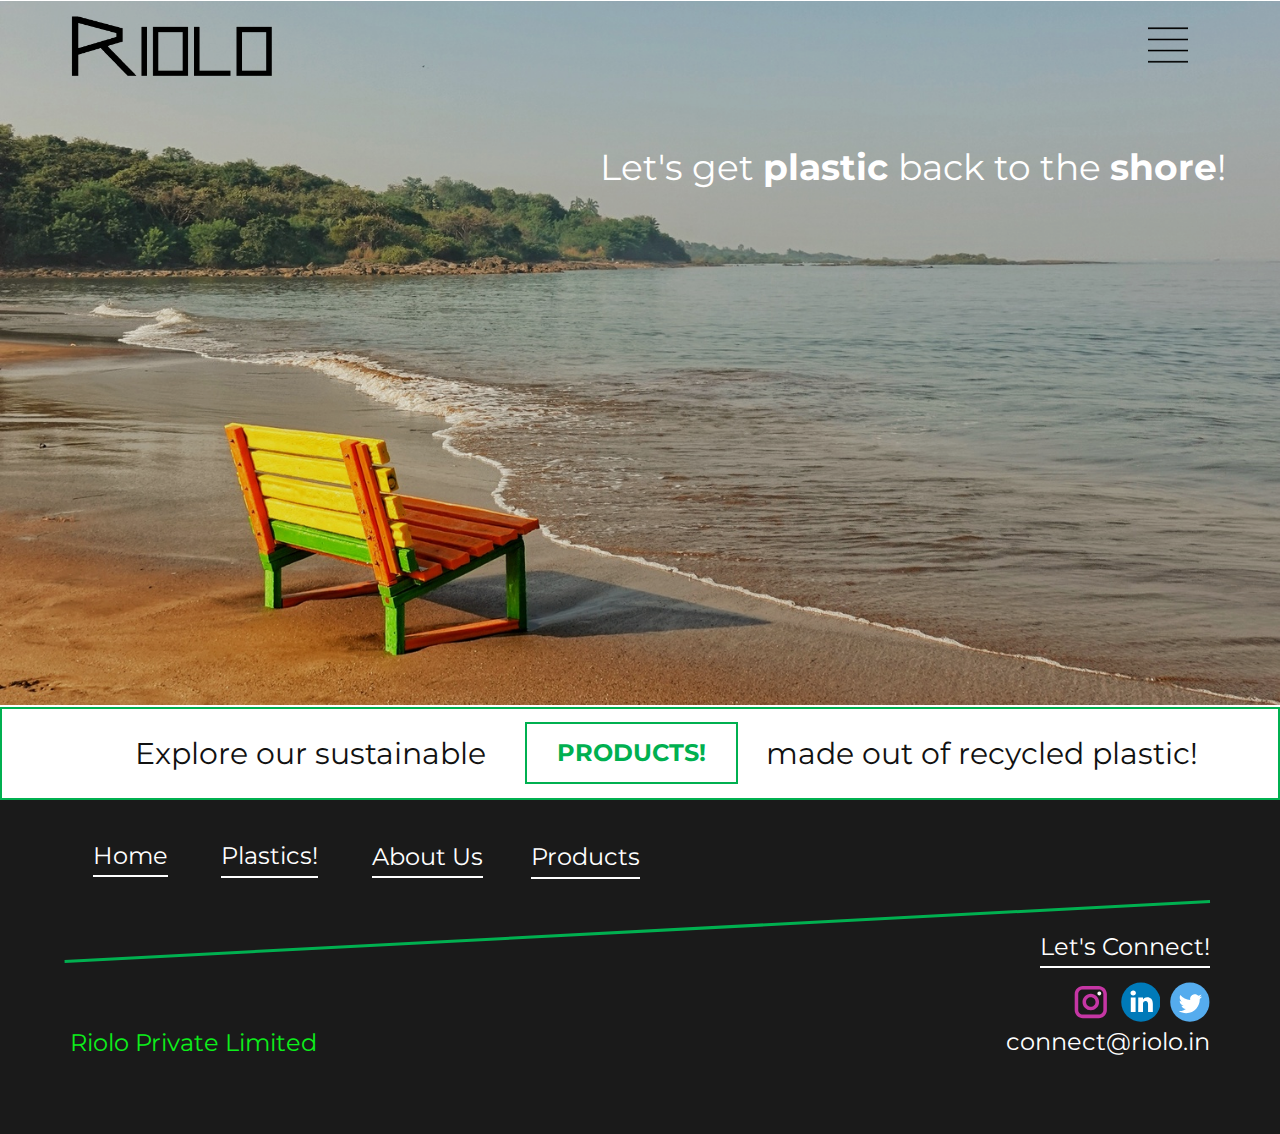
<file: index.html>
<!DOCTYPE html>
<html style="font-size: 16px;"><head>
    <meta name="viewport" content="width=device-width, initial-scale=1.0">
    <meta charset="utf-8">
    <meta name="keywords" content="Riolo, Recycling, Plastic Products, Plastic Recycling">
    <meta name="description" content="Fight Plastic Pollution by using recycled plastic products.">
    <meta name="page_type" content="np-template-header-footer-from-plugin">
    <title>Home</title>
    <link rel="stylesheet" href="nicepage.css" media="screen">
<link rel="stylesheet" href="Home.css" media="screen">
    <script class="u-script" type="text/javascript" src="jquery.js" defer=""></script>
    <script class="u-script" type="text/javascript" src="nicepage.js" defer=""></script>
    <meta name="generator" content="Nicepage 4.5.4, nicepage.com">
    <meta property="og:title" content="Riolo">
    <meta property="og:description" content="Fight Plastic Pollution by using recycled plastic products.">
    <meta property="og:image" content="images/Riolo.2.004.png">
    <meta property="og:url" content="example.com">
    <link id="u-theme-google-font" rel="stylesheet" href="https://fonts.googleapis.com/css?family=Roboto:100,100i,300,300i,400,400i,500,500i,700,700i,900,900i|Open+Sans:300,300i,400,400i,500,500i,600,600i,700,700i,800,800i">
    <link id="u-page-google-font" rel="stylesheet" href="https://fonts.googleapis.com/css?family=Montserrat:100,100i,200,200i,300,300i,400,400i,500,500i,600,600i,700,700i,800,800i,900,900i">
    
    
    
    <script type="application/ld+json">{
		"@context": "http://schema.org",
		"@type": "Organization",
		"name": "Riolo1",
		"sameAs": [
				"https://www.instagram.com/riolo.in/",
				"https://www.linkedin.com/company/riolo-private-limited/",
				"https://twitter.com/riolo_in"
		]
}</script>
    <meta name="theme-color" content="#478ac9">
    <meta name="twitter:site" content="@">
    <meta name="twitter:card" content="summary_large_image">
    <meta name="twitter:title" content="Home">
    <meta name="twitter:description" content="Riolo1">
    <meta property="og:type" content="website">
  </head>
  <body data-home-page="Home.html" data-home-page-title="Home" class="u-body u-overlap u-xl-mode"><header class="u-clearfix u-header" id="sec-fad6"><div class="u-clearfix u-sheet u-valign-middle-lg u-valign-middle-xl u-sheet-1">
        <img class="u-image u-image-default u-preserve-proportions u-image-1" src="images/Riolo.2.002.png" alt="" data-image-width="800" data-image-height="250" data-href="Home.html" data-page-id="89422434">
        <nav class="u-menu u-menu-one-level u-offcanvas u-menu-1" data-responsive-from="XL" data-submenu-level="with-reload">
          <div class="menu-collapse u-custom-font u-font-montserrat" style="font-size: 1.5rem; letter-spacing: 0px; font-weight: 700;">
            <a class="u-button-style u-custom-left-right-menu-spacing u-custom-padding-bottom u-custom-text-active-color u-custom-text-color u-custom-text-hover-color u-custom-top-bottom-menu-spacing u-file-icon u-nav-link u-text-active-palette-1-base u-text-black u-text-hover-palette-2-base u-file-icon-1" href="#">
              <img src="images/3.png" alt="">
            </a>
          </div>
          <div class="u-custom-menu u-nav-container">
            <ul class="u-custom-font u-font-montserrat u-nav u-unstyled u-nav-1"><li class="u-nav-item"><a class="u-button-style u-nav-link u-text-active-custom-color-7 u-text-black u-text-hover-palette-3-base" href="Home.html" style="padding: 14px 15px;">Home</a>
</li><li class="u-nav-item"><a class="u-button-style u-nav-link u-text-active-custom-color-7 u-text-black u-text-hover-palette-3-base" href="Products.html" style="padding: 14px 15px;">Products</a>
</li><li class="u-nav-item"><a class="u-button-style u-nav-link u-text-active-custom-color-7 u-text-black u-text-hover-palette-3-base" href="Recycling.html" style="padding: 14px 15px;">Recycling</a>
</li><li class="u-nav-item"><a class="u-button-style u-nav-link u-text-active-custom-color-7 u-text-black u-text-hover-palette-3-base" href="About-Us.html" style="padding: 14px 15px;">About Us</a>
</li><li class="u-nav-item"><a class="u-button-style u-nav-link u-text-active-custom-color-7 u-text-black u-text-hover-palette-3-base" href="Connect.html" style="padding: 14px 15px;">Connect</a>
</li></ul>
          </div>
          <div class="u-custom-menu u-nav-container-collapse">
            <div class="u-container-style u-inner-container-layout u-sidenav u-white">
              <div class="u-inner-container-layout u-sidenav-overflow">
                <div class="u-menu-close u-menu-close-1"></div>
                <ul class="u-align-center u-custom-font u-expanded-width-lg u-expanded-width-md u-expanded-width-sm u-expanded-width-xl u-font-montserrat u-nav u-popupmenu-items u-spacing-15 u-unstyled u-nav-2"><li class="u-nav-item"><a class="u-button-style u-nav-link" href="Home.html" style="padding: 14px 15px;">Home</a>
</li><li class="u-nav-item"><a class="u-button-style u-nav-link" href="Products.html" style="padding: 14px 15px;">Products</a>
</li><li class="u-nav-item"><a class="u-button-style u-nav-link" href="Recycling.html" style="padding: 14px 15px;">Recycling</a>
</li><li class="u-nav-item"><a class="u-button-style u-nav-link" href="About-Us.html" style="padding: 14px 15px;">About Us</a>
</li><li class="u-nav-item"><a class="u-button-style u-nav-link" href="Connect.html" style="padding: 14px 15px;">Connect</a>
</li></ul>
              </div>
            </div>
            <div class="u-menu-overlay u-opacity u-opacity-70 u-white"></div>
          </div>
        </nav>
      </div><style class="u-sticky-style" data-style-id="74d5">.u-sticky-fixed.u-sticky-74d5, .u-body.u-sticky-fixed .u-sticky-74d5 {
box-shadow: 5px 5px 20px 0 rgba(0,0,0,0.4) !important
}</style></header>
    <section class="u-clearfix u-valign-middle-xl u-white u-section-1" id="sec-5cd1">
      <img class="u-expanded-width u-image u-image-default u-image-1" src="images/DSC08374-02.jpeg" alt="" data-image-width="3648" data-image-height="3854">
      <h1 class="u-custom-font u-font-montserrat u-text u-text-body-alt-color u-text-1">Let's get <span style="font-weight: 700;">pl​astic </span>back ​to the&nbsp;<span style="font-weight: 700;">shore</span>!
      </h1>
    </section>
    <section class="u-border-2 u-border-custom-color-8 u-clearfix u-section-2" id="sec-4b1a">
      <div class="u-clearfix u-sheet u-valign-middle-xl u-sheet-1">
        <a href="Products.html" data-page-id="1815918445" class="u-border-2 u-border-custom-color-8 u-btn u-button-style u-custom-font u-font-montserrat u-hover-custom-color-8 u-none u-text-hover-white u-btn-1">Products!</a>
        <h1 class="u-align-center-xs u-custom-font u-font-montserrat u-text u-text-1">Explore our sustainable</h1>
        <h1 class="u-align-center-xs u-custom-font u-font-montserrat u-text u-text-2">made out of recycled plastic!</h1>
      </div>
    </section>
    
    
    <footer class="u-align-center u-clearfix u-footer u-grey-90 u-footer" id="sec-c434"><div class="u-align-left u-clearfix u-sheet u-sheet-1">
        <div class="u-border-3 u-border-custom-color-8 u-line u-line-horizontal u-line-1"></div>
        <a class="u-active-none u-border-2 u-border-active-palette-2-dark-1 u-border-hover-custom-color-8 u-border-white u-btn u-button-link u-button-style u-custom-font u-font-montserrat u-hover-none u-none u-text-body-alt-color u-text-hover-custom-color-8 u-btn-1" href="Home.html" data-page-id="89422434">Home</a>
        <a class="u-active-none u-border-2 u-border-active-palette-2-dark-1 u-border-hover-custom-color-8 u-border-white u-btn u-button-link u-button-style u-custom-font u-font-montserrat u-hover-none u-none u-text-body-alt-color u-text-hover-custom-color-8 u-btn-2" href="Recycling.html" data-page-id="94018648">Plastics!</a>
        <a class="u-active-none u-border-2 u-border-active-palette-2-dark-1 u-border-hover-custom-color-8 u-border-white u-btn u-button-link u-button-style u-custom-font u-font-montserrat u-hover-none u-none u-text-body-alt-color u-text-hover-custom-color-8 u-btn-3" href="About-Us.html" data-page-id="2452012580">About Us</a>
        <a class="u-active-none u-border-2 u-border-active-palette-2-dark-1 u-border-hover-custom-color-8 u-border-white u-btn u-button-link u-button-style u-custom-font u-font-montserrat u-hover-none u-none u-text-body-alt-color u-text-hover-custom-color-8 u-btn-4" href="Products.html" data-page-id="1815918445">Products</a>
        <a class="u-active-none u-border-2 u-border-active-palette-2-dark-1 u-border-hover-custom-color-8 u-border-white u-btn u-button-link u-button-style u-custom-font u-font-montserrat u-hover-none u-none u-text-body-alt-color u-text-hover-custom-color-8 u-btn-5" href="Connect.html" data-page-id="164526426">Let's Connect!</a>
        <div class="u-social-icons u-spacing-10 u-social-icons-1">
          <a class="u-social-url" title="instagram" target="_blank" href="https://www.instagram.com/riolo.in/"><span class="u-icon u-social-icon u-social-instagram u-icon-1"><svg class="u-svg-link" preserveAspectRatio="xMidYMin slice" viewBox="0 0 112 112" style=""><use xmlns:xlink="http://www.w3.org/1999/xlink" xlink:href="#svg-5925"></use></svg><svg class="u-svg-content" viewBox="0 0 112 112" x="0" y="0" id="svg-5925"><path fill="currentColor" d="M55.9,32.9c-12.8,0-23.2,10.4-23.2,23.2s10.4,23.2,23.2,23.2s23.2-10.4,23.2-23.2S68.7,32.9,55.9,32.9z
	 M55.9,69.4c-7.4,0-13.3-6-13.3-13.3c-0.1-7.4,6-13.3,13.3-13.3s13.3,6,13.3,13.3C69.3,63.5,63.3,69.4,55.9,69.4z"></path><path fill="#FFFFFF" d="M79.7,26.8c-3,0-5.4,2.5-5.4,5.4s2.5,5.4,5.4,5.4c3,0,5.4-2.5,5.4-5.4S82.7,26.8,79.7,26.8z"></path><path fill="currentColor" d="M78.2,11H33.5C21,11,10.8,21.3,10.8,33.7v44.7c0,12.6,10.2,22.8,22.7,22.8h44.7c12.6,0,22.7-10.2,22.7-22.7
	V33.7C100.8,21.1,90.6,11,78.2,11z M91,78.4c0,7.1-5.8,12.8-12.8,12.8H33.5c-7.1,0-12.8-5.8-12.8-12.8V33.7
	c0-7.1,5.8-12.8,12.8-12.8h44.7c7.1,0,12.8,5.8,12.8,12.8V78.4z"></path></svg></span>
          </a>
          <a class="u-social-url" target="_blank" data-type="LinkedIn" title="LinkedIn" href="https://www.linkedin.com/company/riolo-private-limited/"><span class="u-icon u-social-icon u-social-linkedin u-icon-2"><svg class="u-svg-link" preserveAspectRatio="xMidYMin slice" viewBox="0 0 112 112" style=""><use xmlns:xlink="http://www.w3.org/1999/xlink" xlink:href="#svg-f3de"></use></svg><svg class="u-svg-content" viewBox="0 0 112 112" x="0" y="0" id="svg-f3de"><circle fill="currentColor" cx="56.1" cy="56.1" r="55"></circle><path fill="#FFFFFF" d="M41.3,83.7H27.9V43.4h13.4V83.7z M34.6,37.9L34.6,37.9c-4.6,0-7.5-3.1-7.5-7c0-4,3-7,7.6-7s7.4,3,7.5,7
            C42.2,34.8,39.2,37.9,34.6,37.9z M89.6,83.7H76.2V62.2c0-5.4-1.9-9.1-6.8-9.1c-3.7,0-5.9,2.5-6.9,4.9c-0.4,0.9-0.4,2.1-0.4,3.3v22.5
            H48.7c0,0,0.2-36.5,0-40.3h13.4v5.7c1.8-2.7,5-6.7,12.1-6.7c8.8,0,15.4,5.8,15.4,18.1V83.7z"></path></svg></span>
          </a>
          <a class="u-social-url" target="_blank" data-type="Twitter" title="Twitter" href="https://twitter.com/riolo_in"><span class="u-icon u-social-icon u-social-twitter u-icon-3"><svg class="u-svg-link" preserveAspectRatio="xMidYMin slice" viewBox="0 0 112 112" style=""><use xmlns:xlink="http://www.w3.org/1999/xlink" xlink:href="#svg-0abb"></use></svg><svg class="u-svg-content" viewBox="0 0 112 112" x="0" y="0" id="svg-0abb"><circle fill="currentColor" class="st0" cx="56.1" cy="56.1" r="55"></circle><path fill="#FFFFFF" d="M83.8,47.3c0,0.6,0,1.2,0,1.7c0,17.7-13.5,38.2-38.2,38.2C38,87.2,31,85,25,81.2c1,0.1,2.1,0.2,3.2,0.2
            c6.3,0,12.1-2.1,16.7-5.7c-5.9-0.1-10.8-4-12.5-9.3c0.8,0.2,1.7,0.2,2.5,0.2c1.2,0,2.4-0.2,3.5-0.5c-6.1-1.2-10.8-6.7-10.8-13.1
            c0-0.1,0-0.1,0-0.2c1.8,1,3.9,1.6,6.1,1.7c-3.6-2.4-6-6.5-6-11.2c0-2.5,0.7-4.8,1.8-6.7c6.6,8.1,16.5,13.5,27.6,14
            c-0.2-1-0.3-2-0.3-3.1c0-7.4,6-13.4,13.4-13.4c3.9,0,7.3,1.6,9.8,4.2c3.1-0.6,5.9-1.7,8.5-3.3c-1,3.1-3.1,5.8-5.9,7.4
            c2.7-0.3,5.3-1,7.7-2.1C88.7,43,86.4,45.4,83.8,47.3z"></path></svg></span>
          </a>
        </div>
        <h3 class="u-custom-font u-font-montserrat u-text u-text-default u-text-1">
          <a class="u-border-none u-btn u-button-link u-button-style u-custom-font u-font-montserrat u-none u-text-body-alt-color u-text-hover-custom-color-8 u-btn-6" href="mailto:connect@riolo.in">connect@riolo.in</a>
        </h3>
        <h3 class="u-custom-font u-font-montserrat u-text u-text-custom-color-7 u-text-default u-text-2">Riolo Private Limited</h3>
      </div></footer>

</body></html>
</file>
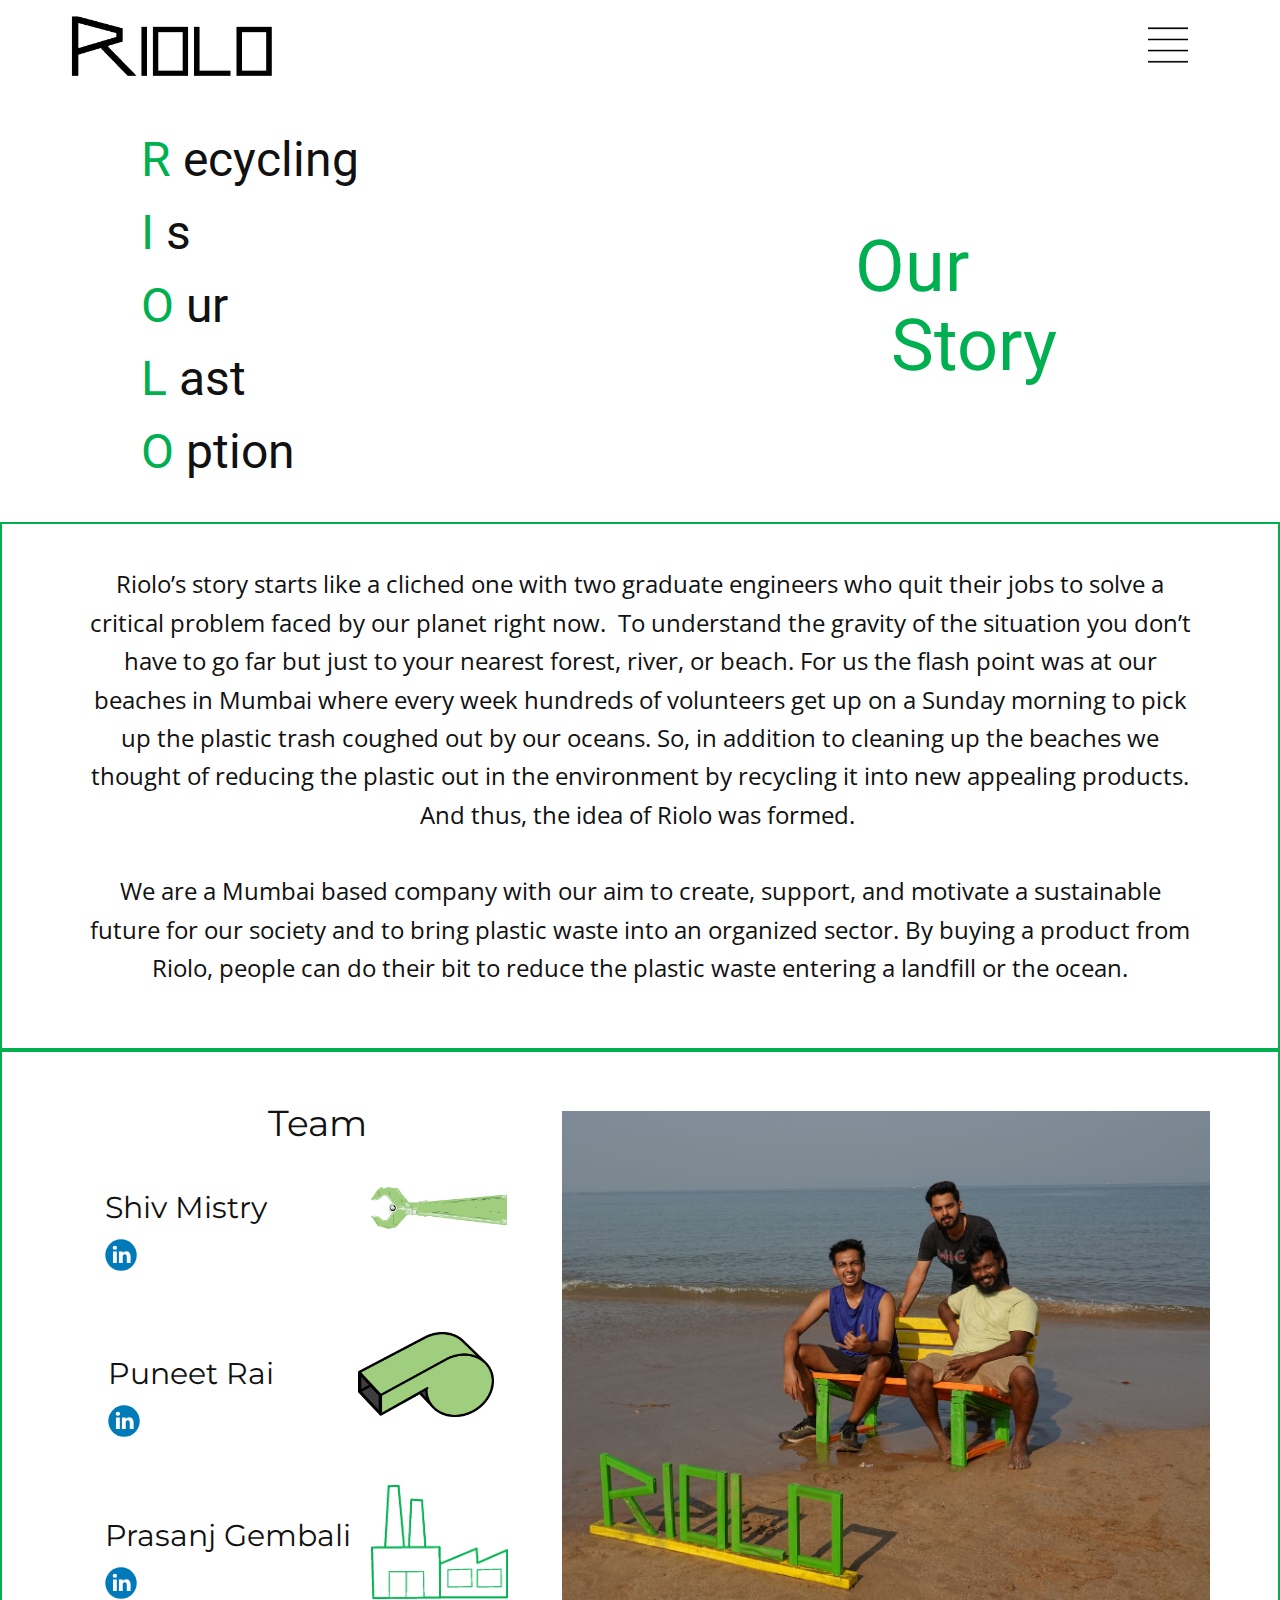
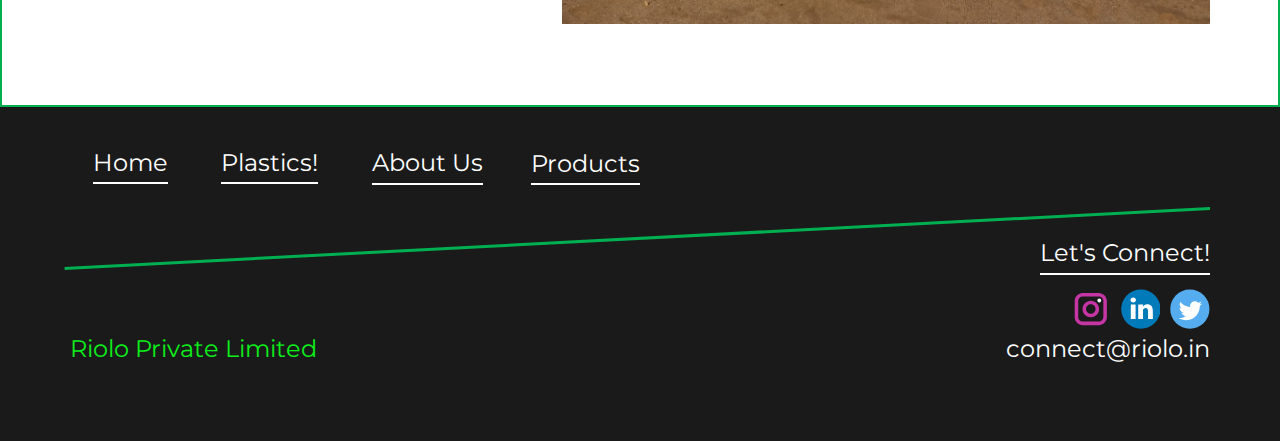
<file: About-Us.html>
<!DOCTYPE html>
<html style="font-size: 16px;">
  <head>
    <meta name="viewport" content="width=device-width, initial-scale=1.0">
    <meta charset="utf-8">
    <meta name="keywords" content="Riolo, Recycled Plastic Products, Recycling, Sustainable Products, Recycling">
    <meta name="description" content="Recycled plastic products">
    <meta name="page_type" content="np-template-header-footer-from-plugin">
    <title>About Us</title>
    <link rel="stylesheet" href="nicepage.css" media="screen">
<link rel="stylesheet" href="About-Us.css" media="screen">
    <script class="u-script" type="text/javascript" src="jquery.js" defer=""></script>
    <script class="u-script" type="text/javascript" src="nicepage.js" defer=""></script>
    <meta name="generator" content="Nicepage 4.5.4, nicepage.com">
    <link id="u-theme-google-font" rel="stylesheet" href="https://fonts.googleapis.com/css?family=Roboto:100,100i,300,300i,400,400i,500,500i,700,700i,900,900i|Open+Sans:300,300i,400,400i,500,500i,600,600i,700,700i,800,800i">
    <link id="u-page-google-font" rel="stylesheet" href="https://fonts.googleapis.com/css?family=Montserrat:100,100i,200,200i,300,300i,400,400i,500,500i,600,600i,700,700i,800,800i,900,900i">
    
    
    
    
    <script type="application/ld+json">{
		"@context": "http://schema.org",
		"@type": "Organization",
		"name": "Riolo1",
		"sameAs": [
				"https://www.instagram.com/riolo.in/",
				"https://www.linkedin.com/company/riolo-private-limited/",
				"https://twitter.com/riolo_in"
		]
}</script>
    <meta name="theme-color" content="#478ac9">
    <meta name="twitter:site" content="@">
    <meta name="twitter:card" content="summary_large_image">
    <meta name="twitter:title" content="About Us">
    <meta name="twitter:description" content="Riolo1">
    <meta property="og:title" content="About Us">
    <meta property="og:description" content="Recycled plastic products">
    <meta property="og:type" content="website">
  </head>
  <body class="u-body u-xl-mode"><header class="u-clearfix u-header" id="sec-fad6"><div class="u-clearfix u-sheet u-valign-middle-lg u-valign-middle-xl u-sheet-1">
        <img class="u-image u-image-default u-preserve-proportions u-image-1" src="images/Riolo.2.002.png" alt="" data-image-width="800" data-image-height="250" data-href="Home.html" data-page-id="89422434">
        <nav class="u-menu u-menu-one-level u-offcanvas u-menu-1" data-responsive-from="XL" data-submenu-level="with-reload">
          <div class="menu-collapse u-custom-font u-font-montserrat" style="font-size: 1.5rem; letter-spacing: 0px; font-weight: 700;">
            <a class="u-button-style u-custom-left-right-menu-spacing u-custom-padding-bottom u-custom-text-active-color u-custom-text-color u-custom-text-hover-color u-custom-top-bottom-menu-spacing u-file-icon u-nav-link u-text-active-palette-1-base u-text-black u-text-hover-palette-2-base u-file-icon-1" href="#">
              <img src="images/3.png" alt="">
            </a>
          </div>
          <div class="u-custom-menu u-nav-container">
            <ul class="u-custom-font u-font-montserrat u-nav u-unstyled u-nav-1"><li class="u-nav-item"><a class="u-button-style u-nav-link u-text-active-custom-color-7 u-text-black u-text-hover-palette-3-base" href="Home.html" style="padding: 14px 15px;">Home</a>
</li><li class="u-nav-item"><a class="u-button-style u-nav-link u-text-active-custom-color-7 u-text-black u-text-hover-palette-3-base" href="Products.html" style="padding: 14px 15px;">Products</a>
</li><li class="u-nav-item"><a class="u-button-style u-nav-link u-text-active-custom-color-7 u-text-black u-text-hover-palette-3-base" href="Recycling.html" style="padding: 14px 15px;">Recycling</a>
</li><li class="u-nav-item"><a class="u-button-style u-nav-link u-text-active-custom-color-7 u-text-black u-text-hover-palette-3-base" href="About-Us.html" style="padding: 14px 15px;">About Us</a>
</li><li class="u-nav-item"><a class="u-button-style u-nav-link u-text-active-custom-color-7 u-text-black u-text-hover-palette-3-base" href="Connect.html" style="padding: 14px 15px;">Connect</a>
</li></ul>
          </div>
          <div class="u-custom-menu u-nav-container-collapse">
            <div class="u-container-style u-inner-container-layout u-sidenav u-white">
              <div class="u-inner-container-layout u-sidenav-overflow">
                <div class="u-menu-close u-menu-close-1"></div>
                <ul class="u-align-center u-custom-font u-expanded-width-lg u-expanded-width-md u-expanded-width-sm u-expanded-width-xl u-font-montserrat u-nav u-popupmenu-items u-spacing-15 u-unstyled u-nav-2"><li class="u-nav-item"><a class="u-button-style u-nav-link" href="Home.html" style="padding: 14px 15px;">Home</a>
</li><li class="u-nav-item"><a class="u-button-style u-nav-link" href="Products.html" style="padding: 14px 15px;">Products</a>
</li><li class="u-nav-item"><a class="u-button-style u-nav-link" href="Recycling.html" style="padding: 14px 15px;">Recycling</a>
</li><li class="u-nav-item"><a class="u-button-style u-nav-link" href="About-Us.html" style="padding: 14px 15px;">About Us</a>
</li><li class="u-nav-item"><a class="u-button-style u-nav-link" href="Connect.html" style="padding: 14px 15px;">Connect</a>
</li></ul>
              </div>
            </div>
            <div class="u-menu-overlay u-opacity u-opacity-70 u-white"></div>
          </div>
        </nav>
      </div><style class="u-sticky-style" data-style-id="74d5">.u-sticky-fixed.u-sticky-74d5, .u-body.u-sticky-fixed .u-sticky-74d5 {
box-shadow: 5px 5px 20px 0 rgba(0,0,0,0.4) !important
}</style></header>
    <section class="u-clearfix u-section-1" id="sec-f20d">
      <div class="u-clearfix u-sheet u-sheet-1">
        <h1 class="u-text u-text-default u-text-1">
          <span class="u-text-custom-color-8">R</span> ecycling
        </h1>
        <h1 class="u-text u-text-2">
          <span class="u-text-custom-color-8">I</span> s
        </h1>
        <h1 class="u-align-center-xs u-text u-text-custom-color-8 u-text-3">Our<br>&nbsp; Story
        </h1>
        <h1 class="u-text u-text-4">
          <span class="u-text-custom-color-8">O</span> ur
        </h1>
        <h1 class="u-text u-text-5">
          <span class="u-text-custom-color-8">L</span> ast
        </h1>
        <h1 class="u-text u-text-6">
          <span class="u-text-custom-color-8">O</span> ption
        </h1>
      </div>
    </section>
    <section class="u-border-2 u-border-custom-color-8 u-clearfix u-section-2" id="sec-a932">
      <div class="u-clearfix u-sheet u-sheet-1">
        <p class="u-align-center u-text u-text-1"> Riolo’s story starts like a cliched one with two graduate engineers who quit their jobs to solve a critical problem faced by our planet right now.&nbsp; To understand the gravity of the situation you don’t have to go far but just to your nearest forest, river, or beach. For us the flash point was at our beaches in Mumbai where every week hundreds of volunteers get up on a Sunday morning to pick up the plastic trash coughed out by our oceans. So, in addition to cleaning up the beaches we thought of reducing the plastic out in the environment by recycling it into new appealing products. And thus, the idea of Riolo was formed.&nbsp;<br>
          <br>We are a Mumbai based company with our aim to create, support, and motivate a sustainable future for our society and to bring plastic waste into an organized sector. By buying a product from Riolo, people can do their bit to reduce the plastic waste entering a landfill or the ocean.
        </p>
      </div>
    </section>
    <section class="u-border-2 u-border-custom-color-8 u-clearfix u-section-3" id="sec-0149">
      <div class="u-clearfix u-sheet u-sheet-1">
        <h4 class="u-custom-font u-font-montserrat u-text u-text-default u-text-1">Team</h4>
        <img class="u-image u-image-default u-image-1" src="images/DSC08408.JPG" alt="" data-image-width="1600" data-image-height="1067">
        <img class="u-image u-image-default u-preserve-proportions u-image-2" src="images/manfg.png" alt="" data-image-width="960" data-image-height="480">
        <h3 class="u-custom-font u-font-montserrat u-text u-text-default u-text-2">Shiv Mistry</h3>
        <div class="u-social-icons u-spacing-10 u-social-icons-1">
          <a class="u-social-url" target="_blank" data-type="LinkedIn" title="LinkedIn" href="linkedin.com/in/shivmistry97"><span class="u-icon u-social-icon u-social-linkedin u-icon-1"><svg class="u-svg-link" preserveAspectRatio="xMidYMin slice" viewBox="0 0 112 112" style=""><use xmlns:xlink="http://www.w3.org/1999/xlink" xlink:href="#svg-d11b"></use></svg><svg class="u-svg-content" viewBox="0 0 112 112" x="0" y="0" id="svg-d11b"><circle fill="currentColor" cx="56.1" cy="56.1" r="55"></circle><path fill="#FFFFFF" d="M41.3,83.7H27.9V43.4h13.4V83.7z M34.6,37.9L34.6,37.9c-4.6,0-7.5-3.1-7.5-7c0-4,3-7,7.6-7s7.4,3,7.5,7
            C42.2,34.8,39.2,37.9,34.6,37.9z M89.6,83.7H76.2V62.2c0-5.4-1.9-9.1-6.8-9.1c-3.7,0-5.9,2.5-6.9,4.9c-0.4,0.9-0.4,2.1-0.4,3.3v22.5
            H48.7c0,0,0.2-36.5,0-40.3h13.4v5.7c1.8-2.7,5-6.7,12.1-6.7c8.8,0,15.4,5.8,15.4,18.1V83.7z"></path></svg></span>
          </a>
        </div>
        <img class="u-image u-image-default u-preserve-proportions u-image-3" src="images/operations.png" alt="" data-image-width="960" data-image-height="601">
        <h3 class="u-custom-font u-font-montserrat u-text u-text-default u-text-3">Puneet Rai</h3>
        <div class="u-social-icons u-spacing-10 u-social-icons-2">
          <a class="u-social-url" target="_blank" data-type="LinkedIn" title="LinkedIn" href="linkedin.com/in/puneet-rai-033916171"><span class="u-icon u-social-icon u-social-linkedin u-icon-2"><svg class="u-svg-link" preserveAspectRatio="xMidYMin slice" viewBox="0 0 112 112" style=""><use xmlns:xlink="http://www.w3.org/1999/xlink" xlink:href="#svg-9188"></use></svg><svg class="u-svg-content" viewBox="0 0 112 112" x="0" y="0" id="svg-9188"><circle fill="currentColor" cx="56.1" cy="56.1" r="55"></circle><path fill="#FFFFFF" d="M41.3,83.7H27.9V43.4h13.4V83.7z M34.6,37.9L34.6,37.9c-4.6,0-7.5-3.1-7.5-7c0-4,3-7,7.6-7s7.4,3,7.5,7
            C42.2,34.8,39.2,37.9,34.6,37.9z M89.6,83.7H76.2V62.2c0-5.4-1.9-9.1-6.8-9.1c-3.7,0-5.9,2.5-6.9,4.9c-0.4,0.9-0.4,2.1-0.4,3.3v22.5
            H48.7c0,0,0.2-36.5,0-40.3h13.4v5.7c1.8-2.7,5-6.7,12.1-6.7c8.8,0,15.4,5.8,15.4,18.1V83.7z"></path></svg></span>
          </a>
        </div>
        <img class="u-image u-image-default u-preserve-proportions u-image-4" src="images/Factory.t.png" alt="" data-image-width="586" data-image-height="488">
        <h3 class="u-custom-font u-font-montserrat u-text u-text-default u-text-4">Prasanj Gembali</h3>
        <div class="u-social-icons u-spacing-10 u-social-icons-3">
          <a class="u-social-url" target="_blank" data-type="LinkedIn" title="LinkedIn" href="linkedin.com/in/prasanj-gembali-812619166"><span class="u-icon u-social-icon u-social-linkedin u-icon-3"><svg class="u-svg-link" preserveAspectRatio="xMidYMin slice" viewBox="0 0 112 112" style=""><use xmlns:xlink="http://www.w3.org/1999/xlink" xlink:href="#svg-12ba"></use></svg><svg class="u-svg-content" viewBox="0 0 112 112" x="0" y="0" id="svg-12ba"><circle fill="currentColor" cx="56.1" cy="56.1" r="55"></circle><path fill="#FFFFFF" d="M41.3,83.7H27.9V43.4h13.4V83.7z M34.6,37.9L34.6,37.9c-4.6,0-7.5-3.1-7.5-7c0-4,3-7,7.6-7s7.4,3,7.5,7
            C42.2,34.8,39.2,37.9,34.6,37.9z M89.6,83.7H76.2V62.2c0-5.4-1.9-9.1-6.8-9.1c-3.7,0-5.9,2.5-6.9,4.9c-0.4,0.9-0.4,2.1-0.4,3.3v22.5
            H48.7c0,0,0.2-36.5,0-40.3h13.4v5.7c1.8-2.7,5-6.7,12.1-6.7c8.8,0,15.4,5.8,15.4,18.1V83.7z"></path></svg></span>
          </a>
        </div>
      </div>
    </section>
    
    
    <footer class="u-align-center u-clearfix u-footer u-grey-90 u-footer" id="sec-c434"><div class="u-align-left u-clearfix u-sheet u-sheet-1">
        <div class="u-border-3 u-border-custom-color-8 u-line u-line-horizontal u-line-1"></div>
        <a class="u-active-none u-border-2 u-border-active-palette-2-dark-1 u-border-hover-custom-color-8 u-border-white u-btn u-button-link u-button-style u-custom-font u-font-montserrat u-hover-none u-none u-text-body-alt-color u-text-hover-custom-color-8 u-btn-1" href="Home.html" data-page-id="89422434">Home</a>
        <a class="u-active-none u-border-2 u-border-active-palette-2-dark-1 u-border-hover-custom-color-8 u-border-white u-btn u-button-link u-button-style u-custom-font u-font-montserrat u-hover-none u-none u-text-body-alt-color u-text-hover-custom-color-8 u-btn-2" href="Recycling.html" data-page-id="94018648">Plastics!</a>
        <a class="u-active-none u-border-2 u-border-active-palette-2-dark-1 u-border-hover-custom-color-8 u-border-white u-btn u-button-link u-button-style u-custom-font u-font-montserrat u-hover-none u-none u-text-body-alt-color u-text-hover-custom-color-8 u-btn-3" href="About-Us.html" data-page-id="2452012580">About Us</a>
        <a class="u-active-none u-border-2 u-border-active-palette-2-dark-1 u-border-hover-custom-color-8 u-border-white u-btn u-button-link u-button-style u-custom-font u-font-montserrat u-hover-none u-none u-text-body-alt-color u-text-hover-custom-color-8 u-btn-4" href="Products.html" data-page-id="1815918445">Products</a>
        <a class="u-active-none u-border-2 u-border-active-palette-2-dark-1 u-border-hover-custom-color-8 u-border-white u-btn u-button-link u-button-style u-custom-font u-font-montserrat u-hover-none u-none u-text-body-alt-color u-text-hover-custom-color-8 u-btn-5" href="Connect.html" data-page-id="164526426">Let's Connect!</a>
        <div class="u-social-icons u-spacing-10 u-social-icons-1">
          <a class="u-social-url" title="instagram" target="_blank" href="https://www.instagram.com/riolo.in/"><span class="u-icon u-social-icon u-social-instagram u-icon-1"><svg class="u-svg-link" preserveAspectRatio="xMidYMin slice" viewBox="0 0 112 112" style=""><use xmlns:xlink="http://www.w3.org/1999/xlink" xlink:href="#svg-5925"></use></svg><svg class="u-svg-content" viewBox="0 0 112 112" x="0" y="0" id="svg-5925"><path fill="currentColor" d="M55.9,32.9c-12.8,0-23.2,10.4-23.2,23.2s10.4,23.2,23.2,23.2s23.2-10.4,23.2-23.2S68.7,32.9,55.9,32.9z
	 M55.9,69.4c-7.4,0-13.3-6-13.3-13.3c-0.1-7.4,6-13.3,13.3-13.3s13.3,6,13.3,13.3C69.3,63.5,63.3,69.4,55.9,69.4z"></path><path fill="#FFFFFF" d="M79.7,26.8c-3,0-5.4,2.5-5.4,5.4s2.5,5.4,5.4,5.4c3,0,5.4-2.5,5.4-5.4S82.7,26.8,79.7,26.8z"></path><path fill="currentColor" d="M78.2,11H33.5C21,11,10.8,21.3,10.8,33.7v44.7c0,12.6,10.2,22.8,22.7,22.8h44.7c12.6,0,22.7-10.2,22.7-22.7
	V33.7C100.8,21.1,90.6,11,78.2,11z M91,78.4c0,7.1-5.8,12.8-12.8,12.8H33.5c-7.1,0-12.8-5.8-12.8-12.8V33.7
	c0-7.1,5.8-12.8,12.8-12.8h44.7c7.1,0,12.8,5.8,12.8,12.8V78.4z"></path></svg></span>
          </a>
          <a class="u-social-url" target="_blank" data-type="LinkedIn" title="LinkedIn" href="https://www.linkedin.com/company/riolo-private-limited/"><span class="u-icon u-social-icon u-social-linkedin u-icon-2"><svg class="u-svg-link" preserveAspectRatio="xMidYMin slice" viewBox="0 0 112 112" style=""><use xmlns:xlink="http://www.w3.org/1999/xlink" xlink:href="#svg-f3de"></use></svg><svg class="u-svg-content" viewBox="0 0 112 112" x="0" y="0" id="svg-f3de"><circle fill="currentColor" cx="56.1" cy="56.1" r="55"></circle><path fill="#FFFFFF" d="M41.3,83.7H27.9V43.4h13.4V83.7z M34.6,37.9L34.6,37.9c-4.6,0-7.5-3.1-7.5-7c0-4,3-7,7.6-7s7.4,3,7.5,7
            C42.2,34.8,39.2,37.9,34.6,37.9z M89.6,83.7H76.2V62.2c0-5.4-1.9-9.1-6.8-9.1c-3.7,0-5.9,2.5-6.9,4.9c-0.4,0.9-0.4,2.1-0.4,3.3v22.5
            H48.7c0,0,0.2-36.5,0-40.3h13.4v5.7c1.8-2.7,5-6.7,12.1-6.7c8.8,0,15.4,5.8,15.4,18.1V83.7z"></path></svg></span>
          </a>
          <a class="u-social-url" target="_blank" data-type="Twitter" title="Twitter" href="https://twitter.com/riolo_in"><span class="u-icon u-social-icon u-social-twitter u-icon-3"><svg class="u-svg-link" preserveAspectRatio="xMidYMin slice" viewBox="0 0 112 112" style=""><use xmlns:xlink="http://www.w3.org/1999/xlink" xlink:href="#svg-0abb"></use></svg><svg class="u-svg-content" viewBox="0 0 112 112" x="0" y="0" id="svg-0abb"><circle fill="currentColor" class="st0" cx="56.1" cy="56.1" r="55"></circle><path fill="#FFFFFF" d="M83.8,47.3c0,0.6,0,1.2,0,1.7c0,17.7-13.5,38.2-38.2,38.2C38,87.2,31,85,25,81.2c1,0.1,2.1,0.2,3.2,0.2
            c6.3,0,12.1-2.1,16.7-5.7c-5.9-0.1-10.8-4-12.5-9.3c0.8,0.2,1.7,0.2,2.5,0.2c1.2,0,2.4-0.2,3.5-0.5c-6.1-1.2-10.8-6.7-10.8-13.1
            c0-0.1,0-0.1,0-0.2c1.8,1,3.9,1.6,6.1,1.7c-3.6-2.4-6-6.5-6-11.2c0-2.5,0.7-4.8,1.8-6.7c6.6,8.1,16.5,13.5,27.6,14
            c-0.2-1-0.3-2-0.3-3.1c0-7.4,6-13.4,13.4-13.4c3.9,0,7.3,1.6,9.8,4.2c3.1-0.6,5.9-1.7,8.5-3.3c-1,3.1-3.1,5.8-5.9,7.4
            c2.7-0.3,5.3-1,7.7-2.1C88.7,43,86.4,45.4,83.8,47.3z"></path></svg></span>
          </a>
        </div>
        <h3 class="u-custom-font u-font-montserrat u-text u-text-default u-text-1">
          <a class="u-border-none u-btn u-button-link u-button-style u-custom-font u-font-montserrat u-none u-text-body-alt-color u-text-hover-custom-color-8 u-btn-6" href="mailto:connect@riolo.in">connect@riolo.in</a>
        </h3>
        <h3 class="u-custom-font u-font-montserrat u-text u-text-custom-color-7 u-text-default u-text-2">Riolo Private Limited</h3>
      </div></footer>

    </section>
  </body>
</html>
</file>
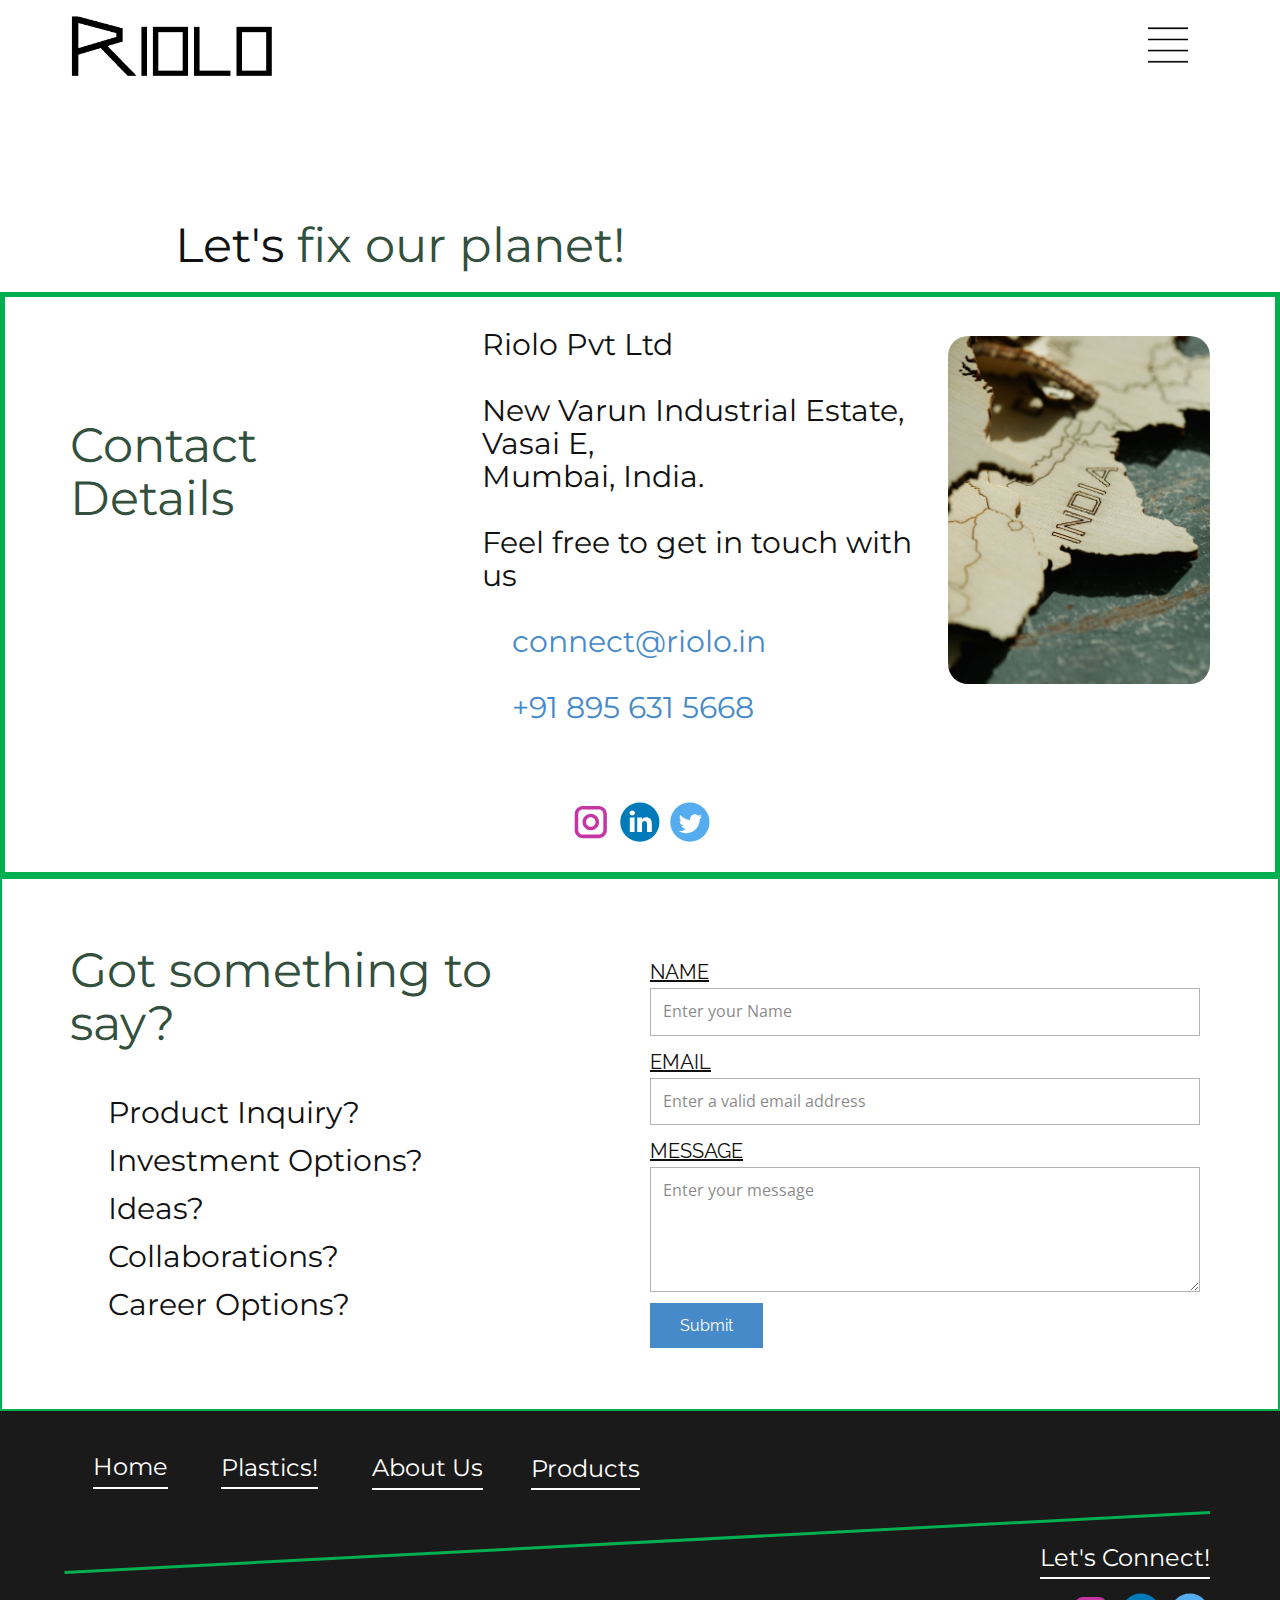
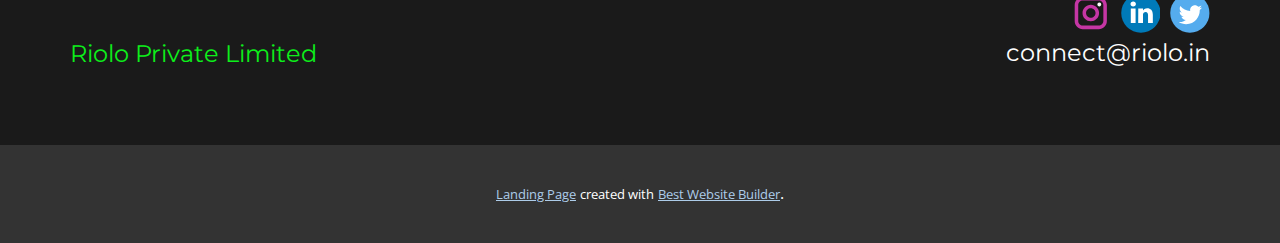
<file: Connect.html>
<!DOCTYPE html>
<html style="font-size: 16px;"><head>
    <meta name="viewport" content="width=device-width, initial-scale=1.0">
    <meta charset="utf-8">
    <meta name="keywords" content="Riolo">
    <meta name="description" content="Contact Details">
    <meta name="page_type" content="np-template-header-footer-from-plugin">
    <title>Connect</title>
    <link rel="stylesheet" href="nicepage.css" media="screen">
<link rel="stylesheet" href="Connect.css" media="screen">
    <script class="u-script" type="text/javascript" src="jquery.js" defer=""></script>
    <script class="u-script" type="text/javascript" src="nicepage.js" defer=""></script>
    <meta name="generator" content="Nicepage 4.5.4, nicepage.com">
    <meta property="og:title" content="Connect">
    <meta property="og:description" content="Contact Details">
    <meta property="og:image" content="images/Riolo.112.png">
    <meta property="og:url" content="www.riolo.in/Connect">
    <link id="u-theme-google-font" rel="stylesheet" href="https://fonts.googleapis.com/css?family=Roboto:100,100i,300,300i,400,400i,500,500i,700,700i,900,900i|Open+Sans:300,300i,400,400i,500,500i,600,600i,700,700i,800,800i">
    <link id="u-page-google-font" rel="stylesheet" href="https://fonts.googleapis.com/css?family=Montserrat:100,100i,200,200i,300,300i,400,400i,500,500i,600,600i,700,700i,800,800i,900,900i|Raleway:100,100i,200,200i,300,300i,400,400i,500,500i,600,600i,700,700i,800,800i,900,900i">
    
    
    
    
    <script type="application/ld+json">{
		"@context": "http://schema.org",
		"@type": "Organization",
		"name": "Riolo1",
		"sameAs": [
				"https://www.instagram.com/riolo.in/",
				"https://www.linkedin.com/company/riolo-private-limited/",
				"https://twitter.com/riolo_in"
		]
}</script>
    <meta name="theme-color" content="#478ac9">
    <meta name="twitter:site" content="@">
    <meta name="twitter:card" content="summary_large_image">
    <meta name="twitter:title" content="Connect">
    <meta name="twitter:description" content="Riolo1">
    <meta property="og:type" content="website">
  </head>
  <body class="u-body u-xl-mode"><header class="u-clearfix u-header" id="sec-fad6"><div class="u-clearfix u-sheet u-valign-middle-lg u-valign-middle-xl u-sheet-1">
        <img class="u-image u-image-default u-preserve-proportions u-image-1" src="images/Riolo.2.002.png" alt="" data-image-width="800" data-image-height="250" data-href="Home.html" data-page-id="89422434">
        <nav class="u-menu u-menu-one-level u-offcanvas u-menu-1" data-responsive-from="XL" data-submenu-level="with-reload">
          <div class="menu-collapse u-custom-font u-font-montserrat" style="font-size: 1.5rem; letter-spacing: 0px; font-weight: 700;">
            <a class="u-button-style u-custom-left-right-menu-spacing u-custom-padding-bottom u-custom-text-active-color u-custom-text-color u-custom-text-hover-color u-custom-top-bottom-menu-spacing u-file-icon u-nav-link u-text-active-palette-1-base u-text-black u-text-hover-palette-2-base u-file-icon-1" href="#">
              <img src="images/3.png" alt="">
            </a>
          </div>
          <div class="u-custom-menu u-nav-container">
            <ul class="u-custom-font u-font-montserrat u-nav u-unstyled u-nav-1"><li class="u-nav-item"><a class="u-button-style u-nav-link u-text-active-custom-color-7 u-text-black u-text-hover-palette-3-base" href="Home.html" style="padding: 14px 15px;">Home</a>
</li><li class="u-nav-item"><a class="u-button-style u-nav-link u-text-active-custom-color-7 u-text-black u-text-hover-palette-3-base" href="Products.html" style="padding: 14px 15px;">Products</a>
</li><li class="u-nav-item"><a class="u-button-style u-nav-link u-text-active-custom-color-7 u-text-black u-text-hover-palette-3-base" href="Recycling.html" style="padding: 14px 15px;">Recycling</a>
</li><li class="u-nav-item"><a class="u-button-style u-nav-link u-text-active-custom-color-7 u-text-black u-text-hover-palette-3-base" href="About-Us.html" style="padding: 14px 15px;">About Us</a>
</li><li class="u-nav-item"><a class="u-button-style u-nav-link u-text-active-custom-color-7 u-text-black u-text-hover-palette-3-base" href="Connect.html" style="padding: 14px 15px;">Connect</a>
</li></ul>
          </div>
          <div class="u-custom-menu u-nav-container-collapse">
            <div class="u-container-style u-inner-container-layout u-sidenav u-white">
              <div class="u-inner-container-layout u-sidenav-overflow">
                <div class="u-menu-close u-menu-close-1"></div>
                <ul class="u-align-center u-custom-font u-expanded-width-lg u-expanded-width-md u-expanded-width-sm u-expanded-width-xl u-font-montserrat u-nav u-popupmenu-items u-spacing-15 u-unstyled u-nav-2"><li class="u-nav-item"><a class="u-button-style u-nav-link" href="Home.html" style="padding: 14px 15px;">Home</a>
</li><li class="u-nav-item"><a class="u-button-style u-nav-link" href="Products.html" style="padding: 14px 15px;">Products</a>
</li><li class="u-nav-item"><a class="u-button-style u-nav-link" href="Recycling.html" style="padding: 14px 15px;">Recycling</a>
</li><li class="u-nav-item"><a class="u-button-style u-nav-link" href="About-Us.html" style="padding: 14px 15px;">About Us</a>
</li><li class="u-nav-item"><a class="u-button-style u-nav-link" href="Connect.html" style="padding: 14px 15px;">Connect</a>
</li></ul>
              </div>
            </div>
            <div class="u-menu-overlay u-opacity u-opacity-70 u-white"></div>
          </div>
        </nav>
      </div><style class="u-sticky-style" data-style-id="74d5">.u-sticky-fixed.u-sticky-74d5, .u-body.u-sticky-fixed .u-sticky-74d5 {
box-shadow: 5px 5px 20px 0 rgba(0,0,0,0.4) !important
}</style></header>
    <section class="u-clearfix u-white u-section-1" id="sec-34db">
      <div class="u-clearfix u-sheet u-valign-middle-sm u-valign-middle-xs u-sheet-1">
        <h1 class="u-align-center-xs u-align-left-lg u-align-left-md u-align-left-sm u-align-left-xl u-custom-font u-font-montserrat u-text u-text-default-lg u-text-default-xl u-text-1">Let's <span class="u-text-custom-color-6">fix our planet!</span>
        </h1>
      </div>
    </section>
    <section class="u-border-5 u-border-custom-color-8 u-clearfix u-white u-section-2" id="sec-ec8e">
      <div class="u-clearfix u-sheet u-sheet-1">
        <h2 class="u-text u-text-1"> Riolo Pvt Ltd<br>
          <br>New Varun Industrial Estate,<br>Vasai E,<br>Mumbai, India.<br>
          <br>Feel free to get in touch with us<br>
          <br>
          <a href="mailto:connect@riolo.in" class="u-active-none u-border-none u-btn u-button-link u-button-style u-hover-none u-none u-text-palette-1-base u-btn-1">connect@riolo.in<br>
          </a>
          <br>
          <a href="https://wa.me/918956315668?text=Hey!" class="u-active-none u-border-none u-btn u-button-link u-button-style u-hover-none u-none u-text-palette-1-base u-btn-2">+91 895 631 5668</a>
          <br>
        </h2>
        <img class="u-image u-image-round u-preserve-proportions u-radius-20 u-image-1" src="images/India.jpg" alt="" data-image-width="3360" data-image-height="5040">
        <h1 class="u-align-center-xs u-custom-font u-font-montserrat u-text u-text-custom-color-6 u-text-default-xl u-text-2">Contact&nbsp;<br>Details
        </h1>
        <div class="u-social-icons u-spacing-10 u-social-icons-1">
          <a class="u-social-url" title="instagram" target="_blank" href="https://www.instagram.com/riolo.in/"><span class="u-icon u-social-icon u-social-instagram u-icon-1"><svg class="u-svg-link" preserveAspectRatio="xMidYMin slice" viewBox="0 0 112 112" style=""><use xmlns:xlink="http://www.w3.org/1999/xlink" xlink:href="#svg-ca90"></use></svg><svg class="u-svg-content" viewBox="0 0 112 112" x="0" y="0" id="svg-ca90"><path fill="currentColor" d="M55.9,32.9c-12.8,0-23.2,10.4-23.2,23.2s10.4,23.2,23.2,23.2s23.2-10.4,23.2-23.2S68.7,32.9,55.9,32.9z
	 M55.9,69.4c-7.4,0-13.3-6-13.3-13.3c-0.1-7.4,6-13.3,13.3-13.3s13.3,6,13.3,13.3C69.3,63.5,63.3,69.4,55.9,69.4z"></path><path fill="#FFFFFF" d="M79.7,26.8c-3,0-5.4,2.5-5.4,5.4s2.5,5.4,5.4,5.4c3,0,5.4-2.5,5.4-5.4S82.7,26.8,79.7,26.8z"></path><path fill="currentColor" d="M78.2,11H33.5C21,11,10.8,21.3,10.8,33.7v44.7c0,12.6,10.2,22.8,22.7,22.8h44.7c12.6,0,22.7-10.2,22.7-22.7
	V33.7C100.8,21.1,90.6,11,78.2,11z M91,78.4c0,7.1-5.8,12.8-12.8,12.8H33.5c-7.1,0-12.8-5.8-12.8-12.8V33.7
	c0-7.1,5.8-12.8,12.8-12.8h44.7c7.1,0,12.8,5.8,12.8,12.8V78.4z"></path></svg></span>
          </a>
          <a class="u-social-url" target="_blank" data-type="LinkedIn" title="LinkedIn" href="https://www.linkedin.com/company/riolo-private-limited/"><span class="u-icon u-social-icon u-social-linkedin u-icon-2"><svg class="u-svg-link" preserveAspectRatio="xMidYMin slice" viewBox="0 0 112 112" style=""><use xmlns:xlink="http://www.w3.org/1999/xlink" xlink:href="#svg-ca2a"></use></svg><svg class="u-svg-content" viewBox="0 0 112 112" x="0" y="0" id="svg-ca2a"><circle fill="currentColor" cx="56.1" cy="56.1" r="55"></circle><path fill="#FFFFFF" d="M41.3,83.7H27.9V43.4h13.4V83.7z M34.6,37.9L34.6,37.9c-4.6,0-7.5-3.1-7.5-7c0-4,3-7,7.6-7s7.4,3,7.5,7
            C42.2,34.8,39.2,37.9,34.6,37.9z M89.6,83.7H76.2V62.2c0-5.4-1.9-9.1-6.8-9.1c-3.7,0-5.9,2.5-6.9,4.9c-0.4,0.9-0.4,2.1-0.4,3.3v22.5
            H48.7c0,0,0.2-36.5,0-40.3h13.4v5.7c1.8-2.7,5-6.7,12.1-6.7c8.8,0,15.4,5.8,15.4,18.1V83.7z"></path></svg></span>
          </a>
          <a class="u-social-url" target="_blank" data-type="Twitter" title="Twitter" href=""><span class="u-icon u-social-icon u-social-twitter u-icon-3"><svg class="u-svg-link" preserveAspectRatio="xMidYMin slice" viewBox="0 0 112 112" style=""><use xmlns:xlink="http://www.w3.org/1999/xlink" xlink:href="#svg-cb27"></use></svg><svg class="u-svg-content" viewBox="0 0 112 112" x="0" y="0" id="svg-cb27"><circle fill="currentColor" class="st0" cx="56.1" cy="56.1" r="55"></circle><path fill="#FFFFFF" d="M83.8,47.3c0,0.6,0,1.2,0,1.7c0,17.7-13.5,38.2-38.2,38.2C38,87.2,31,85,25,81.2c1,0.1,2.1,0.2,3.2,0.2
            c6.3,0,12.1-2.1,16.7-5.7c-5.9-0.1-10.8-4-12.5-9.3c0.8,0.2,1.7,0.2,2.5,0.2c1.2,0,2.4-0.2,3.5-0.5c-6.1-1.2-10.8-6.7-10.8-13.1
            c0-0.1,0-0.1,0-0.2c1.8,1,3.9,1.6,6.1,1.7c-3.6-2.4-6-6.5-6-11.2c0-2.5,0.7-4.8,1.8-6.7c6.6,8.1,16.5,13.5,27.6,14
            c-0.2-1-0.3-2-0.3-3.1c0-7.4,6-13.4,13.4-13.4c3.9,0,7.3,1.6,9.8,4.2c3.1-0.6,5.9-1.7,8.5-3.3c-1,3.1-3.1,5.8-5.9,7.4
            c2.7-0.3,5.3-1,7.7-2.1C88.7,43,86.4,45.4,83.8,47.3z"></path></svg></span>
          </a>
        </div>
      </div>
    </section>
    <section class="u-border-2 u-border-custom-color-8 u-clearfix u-white u-section-3" id="sec-547b">
      <div class="u-clearfix u-sheet u-sheet-1">
        <h1 class="u-align-center-md u-align-center-sm u-align-center-xs u-custom-font u-font-montserrat u-text u-text-custom-color-6 u-text-1">Got something to say? </h1>
        <div class="u-align-left u-expanded-width-sm u-expanded-width-xs u-form u-form-1">
          <form action="#" method="POST" class="u-clearfix u-form-spacing-10 u-form-vertical u-inner-form" source="custom" name="form" style="padding: 10px;">
            <div class="u-form-group u-form-name">
              <label for="name-f002" class="u-custom-font u-font-raleway u-label u-label-1">Name</label>
              <input type="text" placeholder="Enter your Name" id="name-f002" name="name" class="u-border-1 u-border-grey-30 u-input u-input-rectangle u-white" required="">
            </div>
            <div class="u-form-email u-form-group">
              <label for="email-f002" class="u-custom-font u-font-raleway u-label u-label-2">Email</label>
              <input type="email" placeholder="Enter a valid email address" id="email-f002" name="email" class="u-border-1 u-border-grey-30 u-input u-input-rectangle u-white" required="">
            </div>
            <div class="u-form-group u-form-message">
              <label for="message-f002" class="u-custom-font u-font-raleway u-label u-label-3">Message</label>
              <textarea placeholder="Enter your message" rows="4" cols="50" id="message-f002" name="message" class="u-border-1 u-border-grey-30 u-input u-input-rectangle u-white" required=""></textarea>
            </div>
            <div class="u-align-left u-form-group u-form-submit">
              <a href="#" class="u-btn u-btn-submit u-button-style u-custom-font u-font-raleway">Submit</a>
              <input type="submit" value="submit" class="u-form-control-hidden">
            </div>
            <div class="u-form-send-message u-form-send-success"> Thank you! Your message has been sent. </div>
            <div class="u-form-send-error u-form-send-message"> Unable to send your message. Please fix errors then try again. </div>
            <input type="hidden" value="" name="recaptchaResponse">
          </form>
        </div>
        <p class="u-align-center-md u-align-center-sm u-align-center-xs u-custom-font u-font-montserrat u-text u-text-2">Product Inquiry?<br>Investment Options?<br>Ideas?<br>Collaborations?<br>Career Options?<br>
        </p>
      </div>
    </section>
    
    
    <footer class="u-align-center u-clearfix u-footer u-grey-90 u-footer" id="sec-c434"><div class="u-align-left u-clearfix u-sheet u-sheet-1">
        <div class="u-border-3 u-border-custom-color-8 u-line u-line-horizontal u-line-1"></div>
        <a class="u-active-none u-border-2 u-border-active-palette-2-dark-1 u-border-hover-custom-color-8 u-border-white u-btn u-button-link u-button-style u-custom-font u-font-montserrat u-hover-none u-none u-text-body-alt-color u-text-hover-custom-color-8 u-btn-1" href="Home.html" data-page-id="89422434">Home</a>
        <a class="u-active-none u-border-2 u-border-active-palette-2-dark-1 u-border-hover-custom-color-8 u-border-white u-btn u-button-link u-button-style u-custom-font u-font-montserrat u-hover-none u-none u-text-body-alt-color u-text-hover-custom-color-8 u-btn-2" href="Recycling.html" data-page-id="94018648">Plastics!</a>
        <a class="u-active-none u-border-2 u-border-active-palette-2-dark-1 u-border-hover-custom-color-8 u-border-white u-btn u-button-link u-button-style u-custom-font u-font-montserrat u-hover-none u-none u-text-body-alt-color u-text-hover-custom-color-8 u-btn-3" href="About-Us.html" data-page-id="2452012580">About Us</a>
        <a class="u-active-none u-border-2 u-border-active-palette-2-dark-1 u-border-hover-custom-color-8 u-border-white u-btn u-button-link u-button-style u-custom-font u-font-montserrat u-hover-none u-none u-text-body-alt-color u-text-hover-custom-color-8 u-btn-4" href="Products.html" data-page-id="1815918445">Products</a>
        <a class="u-active-none u-border-2 u-border-active-palette-2-dark-1 u-border-hover-custom-color-8 u-border-white u-btn u-button-link u-button-style u-custom-font u-font-montserrat u-hover-none u-none u-text-body-alt-color u-text-hover-custom-color-8 u-btn-5" href="Connect.html" data-page-id="164526426">Let's Connect!</a>
        <div class="u-social-icons u-spacing-10 u-social-icons-1">
          <a class="u-social-url" title="instagram" target="_blank" href="https://www.instagram.com/riolo.in/"><span class="u-icon u-social-icon u-social-instagram u-icon-1"><svg class="u-svg-link" preserveAspectRatio="xMidYMin slice" viewBox="0 0 112 112" style=""><use xmlns:xlink="http://www.w3.org/1999/xlink" xlink:href="#svg-5925"></use></svg><svg class="u-svg-content" viewBox="0 0 112 112" x="0" y="0" id="svg-5925"><path fill="currentColor" d="M55.9,32.9c-12.8,0-23.2,10.4-23.2,23.2s10.4,23.2,23.2,23.2s23.2-10.4,23.2-23.2S68.7,32.9,55.9,32.9z
	 M55.9,69.4c-7.4,0-13.3-6-13.3-13.3c-0.1-7.4,6-13.3,13.3-13.3s13.3,6,13.3,13.3C69.3,63.5,63.3,69.4,55.9,69.4z"></path><path fill="#FFFFFF" d="M79.7,26.8c-3,0-5.4,2.5-5.4,5.4s2.5,5.4,5.4,5.4c3,0,5.4-2.5,5.4-5.4S82.7,26.8,79.7,26.8z"></path><path fill="currentColor" d="M78.2,11H33.5C21,11,10.8,21.3,10.8,33.7v44.7c0,12.6,10.2,22.8,22.7,22.8h44.7c12.6,0,22.7-10.2,22.7-22.7
	V33.7C100.8,21.1,90.6,11,78.2,11z M91,78.4c0,7.1-5.8,12.8-12.8,12.8H33.5c-7.1,0-12.8-5.8-12.8-12.8V33.7
	c0-7.1,5.8-12.8,12.8-12.8h44.7c7.1,0,12.8,5.8,12.8,12.8V78.4z"></path></svg></span>
          </a>
          <a class="u-social-url" target="_blank" data-type="LinkedIn" title="LinkedIn" href="https://www.linkedin.com/company/riolo-private-limited/"><span class="u-icon u-social-icon u-social-linkedin u-icon-2"><svg class="u-svg-link" preserveAspectRatio="xMidYMin slice" viewBox="0 0 112 112" style=""><use xmlns:xlink="http://www.w3.org/1999/xlink" xlink:href="#svg-f3de"></use></svg><svg class="u-svg-content" viewBox="0 0 112 112" x="0" y="0" id="svg-f3de"><circle fill="currentColor" cx="56.1" cy="56.1" r="55"></circle><path fill="#FFFFFF" d="M41.3,83.7H27.9V43.4h13.4V83.7z M34.6,37.9L34.6,37.9c-4.6,0-7.5-3.1-7.5-7c0-4,3-7,7.6-7s7.4,3,7.5,7
            C42.2,34.8,39.2,37.9,34.6,37.9z M89.6,83.7H76.2V62.2c0-5.4-1.9-9.1-6.8-9.1c-3.7,0-5.9,2.5-6.9,4.9c-0.4,0.9-0.4,2.1-0.4,3.3v22.5
            H48.7c0,0,0.2-36.5,0-40.3h13.4v5.7c1.8-2.7,5-6.7,12.1-6.7c8.8,0,15.4,5.8,15.4,18.1V83.7z"></path></svg></span>
          </a>
          <a class="u-social-url" target="_blank" data-type="Twitter" title="Twitter" href="https://twitter.com/riolo_in"><span class="u-icon u-social-icon u-social-twitter u-icon-3"><svg class="u-svg-link" preserveAspectRatio="xMidYMin slice" viewBox="0 0 112 112" style=""><use xmlns:xlink="http://www.w3.org/1999/xlink" xlink:href="#svg-0abb"></use></svg><svg class="u-svg-content" viewBox="0 0 112 112" x="0" y="0" id="svg-0abb"><circle fill="currentColor" class="st0" cx="56.1" cy="56.1" r="55"></circle><path fill="#FFFFFF" d="M83.8,47.3c0,0.6,0,1.2,0,1.7c0,17.7-13.5,38.2-38.2,38.2C38,87.2,31,85,25,81.2c1,0.1,2.1,0.2,3.2,0.2
            c6.3,0,12.1-2.1,16.7-5.7c-5.9-0.1-10.8-4-12.5-9.3c0.8,0.2,1.7,0.2,2.5,0.2c1.2,0,2.4-0.2,3.5-0.5c-6.1-1.2-10.8-6.7-10.8-13.1
            c0-0.1,0-0.1,0-0.2c1.8,1,3.9,1.6,6.1,1.7c-3.6-2.4-6-6.5-6-11.2c0-2.5,0.7-4.8,1.8-6.7c6.6,8.1,16.5,13.5,27.6,14
            c-0.2-1-0.3-2-0.3-3.1c0-7.4,6-13.4,13.4-13.4c3.9,0,7.3,1.6,9.8,4.2c3.1-0.6,5.9-1.7,8.5-3.3c-1,3.1-3.1,5.8-5.9,7.4
            c2.7-0.3,5.3-1,7.7-2.1C88.7,43,86.4,45.4,83.8,47.3z"></path></svg></span>
          </a>
        </div>
        <h3 class="u-custom-font u-font-montserrat u-text u-text-default u-text-1">
          <a class="u-border-none u-btn u-button-link u-button-style u-custom-font u-font-montserrat u-none u-text-body-alt-color u-text-hover-custom-color-8 u-btn-6" href="mailto:connect@riolo.in">connect@riolo.in</a>
        </h3>
        <h3 class="u-custom-font u-font-montserrat u-text u-text-custom-color-7 u-text-default u-text-2">Riolo Private Limited</h3>
      </div></footer>
    <section class="u-backlink u-clearfix u-grey-80">
      <a class="u-link" href="https://nicepage.com/landing-page" target="_blank">
        <span>Landing Page</span>
      </a>
      <p class="u-text">
        <span>created with</span>
      </p>
      <a class="u-link" href="https://nicepage.one" target="_blank">
        <span>Best Website Builder</span>
      </a>. 
    </section>
  
</body></html>
</file>
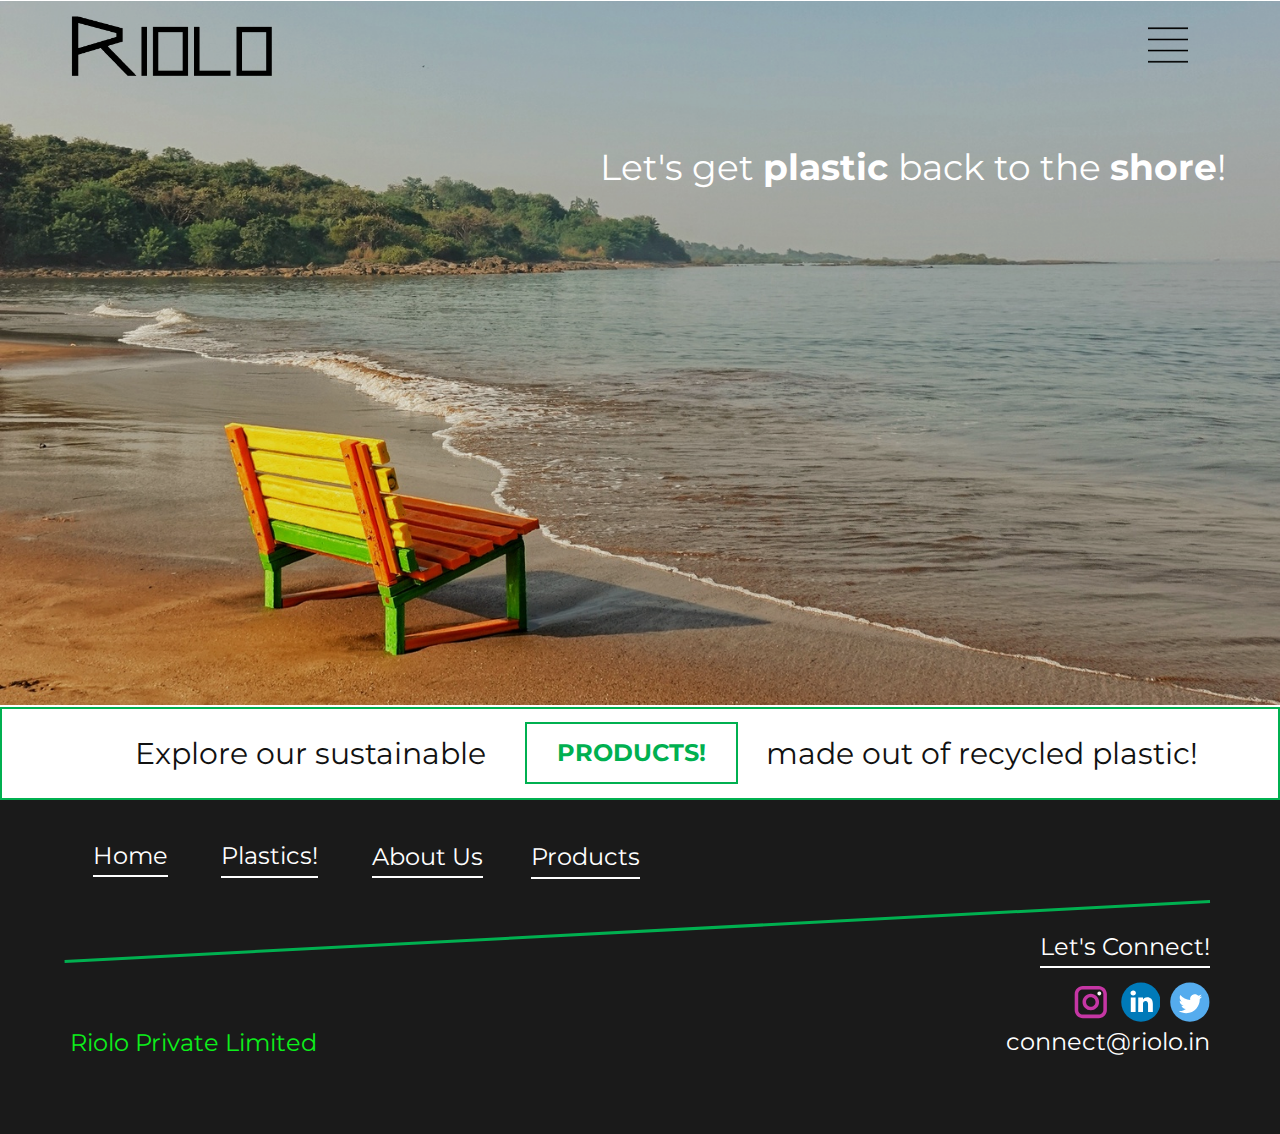
<file: Home.html>
<!DOCTYPE html>
<html style="font-size: 16px;"><head>
    <meta name="viewport" content="width=device-width, initial-scale=1.0">
    <meta charset="utf-8">
    <meta name="keywords" content="Riolo, Recycling, Plastic Products, Plastic Recycling">
    <meta name="description" content="Fight Plastic Pollution by using recycled plastic products.">
    <meta name="page_type" content="np-template-header-footer-from-plugin">
    <title>Home</title>
    <link rel="stylesheet" href="nicepage.css" media="screen">
<link rel="stylesheet" href="Home.css" media="screen">
    <script class="u-script" type="text/javascript" src="jquery.js" defer=""></script>
    <script class="u-script" type="text/javascript" src="nicepage.js" defer=""></script>
    <meta name="generator" content="Nicepage 4.5.4, nicepage.com">
    <meta property="og:title" content="Riolo">
    <meta property="og:description" content="Fight Plastic Pollution by using recycled plastic products.">
    <meta property="og:image" content="images/Riolo.2.004.png">
    <meta property="og:url" content="example.com">
    <link id="u-theme-google-font" rel="stylesheet" href="https://fonts.googleapis.com/css?family=Roboto:100,100i,300,300i,400,400i,500,500i,700,700i,900,900i|Open+Sans:300,300i,400,400i,500,500i,600,600i,700,700i,800,800i">
    <link id="u-page-google-font" rel="stylesheet" href="https://fonts.googleapis.com/css?family=Montserrat:100,100i,200,200i,300,300i,400,400i,500,500i,600,600i,700,700i,800,800i,900,900i">
    
    
    
    <script type="application/ld+json">{
		"@context": "http://schema.org",
		"@type": "Organization",
		"name": "Riolo1",
		"sameAs": [
				"https://www.instagram.com/riolo.in/",
				"https://www.linkedin.com/company/riolo-private-limited/",
				"https://twitter.com/riolo_in"
		]
}</script>
    <meta name="theme-color" content="#478ac9">
    <meta name="twitter:site" content="@">
    <meta name="twitter:card" content="summary_large_image">
    <meta name="twitter:title" content="Home">
    <meta name="twitter:description" content="Riolo1">
    <meta property="og:type" content="website">
  </head>
  <body class="u-body u-overlap u-xl-mode"><header class="u-clearfix u-header" id="sec-fad6"><div class="u-clearfix u-sheet u-valign-middle-lg u-valign-middle-xl u-sheet-1">
        <img class="u-image u-image-default u-preserve-proportions u-image-1" src="images/Riolo.2.002.png" alt="" data-image-width="800" data-image-height="250" data-href="Home.html" data-page-id="89422434">
        <nav class="u-menu u-menu-one-level u-offcanvas u-menu-1" data-responsive-from="XL" data-submenu-level="with-reload">
          <div class="menu-collapse u-custom-font u-font-montserrat" style="font-size: 1.5rem; letter-spacing: 0px; font-weight: 700;">
            <a class="u-button-style u-custom-left-right-menu-spacing u-custom-padding-bottom u-custom-text-active-color u-custom-text-color u-custom-text-hover-color u-custom-top-bottom-menu-spacing u-file-icon u-nav-link u-text-active-palette-1-base u-text-black u-text-hover-palette-2-base u-file-icon-1" href="#">
              <img src="images/3.png" alt="">
            </a>
          </div>
          <div class="u-custom-menu u-nav-container">
            <ul class="u-custom-font u-font-montserrat u-nav u-unstyled u-nav-1"><li class="u-nav-item"><a class="u-button-style u-nav-link u-text-active-custom-color-7 u-text-black u-text-hover-palette-3-base" href="Home.html" style="padding: 14px 15px;">Home</a>
</li><li class="u-nav-item"><a class="u-button-style u-nav-link u-text-active-custom-color-7 u-text-black u-text-hover-palette-3-base" href="Products.html" style="padding: 14px 15px;">Products</a>
</li><li class="u-nav-item"><a class="u-button-style u-nav-link u-text-active-custom-color-7 u-text-black u-text-hover-palette-3-base" href="Recycling.html" style="padding: 14px 15px;">Recycling</a>
</li><li class="u-nav-item"><a class="u-button-style u-nav-link u-text-active-custom-color-7 u-text-black u-text-hover-palette-3-base" href="About-Us.html" style="padding: 14px 15px;">About Us</a>
</li><li class="u-nav-item"><a class="u-button-style u-nav-link u-text-active-custom-color-7 u-text-black u-text-hover-palette-3-base" href="Connect.html" style="padding: 14px 15px;">Connect</a>
</li></ul>
          </div>
          <div class="u-custom-menu u-nav-container-collapse">
            <div class="u-container-style u-inner-container-layout u-sidenav u-white">
              <div class="u-inner-container-layout u-sidenav-overflow">
                <div class="u-menu-close u-menu-close-1"></div>
                <ul class="u-align-center u-custom-font u-expanded-width-lg u-expanded-width-md u-expanded-width-sm u-expanded-width-xl u-font-montserrat u-nav u-popupmenu-items u-spacing-15 u-unstyled u-nav-2"><li class="u-nav-item"><a class="u-button-style u-nav-link" href="Home.html" style="padding: 14px 15px;">Home</a>
</li><li class="u-nav-item"><a class="u-button-style u-nav-link" href="Products.html" style="padding: 14px 15px;">Products</a>
</li><li class="u-nav-item"><a class="u-button-style u-nav-link" href="Recycling.html" style="padding: 14px 15px;">Recycling</a>
</li><li class="u-nav-item"><a class="u-button-style u-nav-link" href="About-Us.html" style="padding: 14px 15px;">About Us</a>
</li><li class="u-nav-item"><a class="u-button-style u-nav-link" href="Connect.html" style="padding: 14px 15px;">Connect</a>
</li></ul>
              </div>
            </div>
            <div class="u-menu-overlay u-opacity u-opacity-70 u-white"></div>
          </div>
        </nav>
      </div><style class="u-sticky-style" data-style-id="74d5">.u-sticky-fixed.u-sticky-74d5, .u-body.u-sticky-fixed .u-sticky-74d5 {
box-shadow: 5px 5px 20px 0 rgba(0,0,0,0.4) !important
}</style></header>
    <section class="u-clearfix u-valign-middle-xl u-white u-section-1" id="sec-5cd1">
      <img class="u-expanded-width u-image u-image-default u-image-1" src="images/DSC08374-02.jpeg" alt="" data-image-width="3648" data-image-height="3854">
      <h1 class="u-custom-font u-font-montserrat u-text u-text-body-alt-color u-text-1">Let's get <span style="font-weight: 700;">pl​astic </span>back ​to the&nbsp;<span style="font-weight: 700;">shore</span>!
      </h1>
    </section>
    <section class="u-border-2 u-border-custom-color-8 u-clearfix u-section-2" id="sec-4b1a">
      <div class="u-clearfix u-sheet u-valign-middle-xl u-sheet-1">
        <a href="Products.html" data-page-id="1815918445" class="u-border-2 u-border-custom-color-8 u-btn u-button-style u-custom-font u-font-montserrat u-hover-custom-color-8 u-none u-text-hover-white u-btn-1">Products!</a>
        <h1 class="u-align-center-xs u-custom-font u-font-montserrat u-text u-text-1">Explore our sustainable</h1>
        <h1 class="u-align-center-xs u-custom-font u-font-montserrat u-text u-text-2">made out of recycled plastic!</h1>
      </div>
    </section>
    
    
    <footer class="u-align-center u-clearfix u-footer u-grey-90 u-footer" id="sec-c434"><div class="u-align-left u-clearfix u-sheet u-sheet-1">
        <div class="u-border-3 u-border-custom-color-8 u-line u-line-horizontal u-line-1"></div>
        <a class="u-active-none u-border-2 u-border-active-palette-2-dark-1 u-border-hover-custom-color-8 u-border-white u-btn u-button-link u-button-style u-custom-font u-font-montserrat u-hover-none u-none u-text-body-alt-color u-text-hover-custom-color-8 u-btn-1" href="Home.html" data-page-id="89422434">Home</a>
        <a class="u-active-none u-border-2 u-border-active-palette-2-dark-1 u-border-hover-custom-color-8 u-border-white u-btn u-button-link u-button-style u-custom-font u-font-montserrat u-hover-none u-none u-text-body-alt-color u-text-hover-custom-color-8 u-btn-2" href="Recycling.html" data-page-id="94018648">Plastics!</a>
        <a class="u-active-none u-border-2 u-border-active-palette-2-dark-1 u-border-hover-custom-color-8 u-border-white u-btn u-button-link u-button-style u-custom-font u-font-montserrat u-hover-none u-none u-text-body-alt-color u-text-hover-custom-color-8 u-btn-3" href="About-Us.html" data-page-id="2452012580">About Us</a>
        <a class="u-active-none u-border-2 u-border-active-palette-2-dark-1 u-border-hover-custom-color-8 u-border-white u-btn u-button-link u-button-style u-custom-font u-font-montserrat u-hover-none u-none u-text-body-alt-color u-text-hover-custom-color-8 u-btn-4" href="Products.html" data-page-id="1815918445">Products</a>
        <a class="u-active-none u-border-2 u-border-active-palette-2-dark-1 u-border-hover-custom-color-8 u-border-white u-btn u-button-link u-button-style u-custom-font u-font-montserrat u-hover-none u-none u-text-body-alt-color u-text-hover-custom-color-8 u-btn-5" href="Connect.html" data-page-id="164526426">Let's Connect!</a>
        <div class="u-social-icons u-spacing-10 u-social-icons-1">
          <a class="u-social-url" title="instagram" target="_blank" href="https://www.instagram.com/riolo.in/"><span class="u-icon u-social-icon u-social-instagram u-icon-1"><svg class="u-svg-link" preserveAspectRatio="xMidYMin slice" viewBox="0 0 112 112" style=""><use xmlns:xlink="http://www.w3.org/1999/xlink" xlink:href="#svg-5925"></use></svg><svg class="u-svg-content" viewBox="0 0 112 112" x="0" y="0" id="svg-5925"><path fill="currentColor" d="M55.9,32.9c-12.8,0-23.2,10.4-23.2,23.2s10.4,23.2,23.2,23.2s23.2-10.4,23.2-23.2S68.7,32.9,55.9,32.9z
	 M55.9,69.4c-7.4,0-13.3-6-13.3-13.3c-0.1-7.4,6-13.3,13.3-13.3s13.3,6,13.3,13.3C69.3,63.5,63.3,69.4,55.9,69.4z"></path><path fill="#FFFFFF" d="M79.7,26.8c-3,0-5.4,2.5-5.4,5.4s2.5,5.4,5.4,5.4c3,0,5.4-2.5,5.4-5.4S82.7,26.8,79.7,26.8z"></path><path fill="currentColor" d="M78.2,11H33.5C21,11,10.8,21.3,10.8,33.7v44.7c0,12.6,10.2,22.8,22.7,22.8h44.7c12.6,0,22.7-10.2,22.7-22.7
	V33.7C100.8,21.1,90.6,11,78.2,11z M91,78.4c0,7.1-5.8,12.8-12.8,12.8H33.5c-7.1,0-12.8-5.8-12.8-12.8V33.7
	c0-7.1,5.8-12.8,12.8-12.8h44.7c7.1,0,12.8,5.8,12.8,12.8V78.4z"></path></svg></span>
          </a>
          <a class="u-social-url" target="_blank" data-type="LinkedIn" title="LinkedIn" href="https://www.linkedin.com/company/riolo-private-limited/"><span class="u-icon u-social-icon u-social-linkedin u-icon-2"><svg class="u-svg-link" preserveAspectRatio="xMidYMin slice" viewBox="0 0 112 112" style=""><use xmlns:xlink="http://www.w3.org/1999/xlink" xlink:href="#svg-f3de"></use></svg><svg class="u-svg-content" viewBox="0 0 112 112" x="0" y="0" id="svg-f3de"><circle fill="currentColor" cx="56.1" cy="56.1" r="55"></circle><path fill="#FFFFFF" d="M41.3,83.7H27.9V43.4h13.4V83.7z M34.6,37.9L34.6,37.9c-4.6,0-7.5-3.1-7.5-7c0-4,3-7,7.6-7s7.4,3,7.5,7
            C42.2,34.8,39.2,37.9,34.6,37.9z M89.6,83.7H76.2V62.2c0-5.4-1.9-9.1-6.8-9.1c-3.7,0-5.9,2.5-6.9,4.9c-0.4,0.9-0.4,2.1-0.4,3.3v22.5
            H48.7c0,0,0.2-36.5,0-40.3h13.4v5.7c1.8-2.7,5-6.7,12.1-6.7c8.8,0,15.4,5.8,15.4,18.1V83.7z"></path></svg></span>
          </a>
          <a class="u-social-url" target="_blank" data-type="Twitter" title="Twitter" href="https://twitter.com/riolo_in"><span class="u-icon u-social-icon u-social-twitter u-icon-3"><svg class="u-svg-link" preserveAspectRatio="xMidYMin slice" viewBox="0 0 112 112" style=""><use xmlns:xlink="http://www.w3.org/1999/xlink" xlink:href="#svg-0abb"></use></svg><svg class="u-svg-content" viewBox="0 0 112 112" x="0" y="0" id="svg-0abb"><circle fill="currentColor" class="st0" cx="56.1" cy="56.1" r="55"></circle><path fill="#FFFFFF" d="M83.8,47.3c0,0.6,0,1.2,0,1.7c0,17.7-13.5,38.2-38.2,38.2C38,87.2,31,85,25,81.2c1,0.1,2.1,0.2,3.2,0.2
            c6.3,0,12.1-2.1,16.7-5.7c-5.9-0.1-10.8-4-12.5-9.3c0.8,0.2,1.7,0.2,2.5,0.2c1.2,0,2.4-0.2,3.5-0.5c-6.1-1.2-10.8-6.7-10.8-13.1
            c0-0.1,0-0.1,0-0.2c1.8,1,3.9,1.6,6.1,1.7c-3.6-2.4-6-6.5-6-11.2c0-2.5,0.7-4.8,1.8-6.7c6.6,8.1,16.5,13.5,27.6,14
            c-0.2-1-0.3-2-0.3-3.1c0-7.4,6-13.4,13.4-13.4c3.9,0,7.3,1.6,9.8,4.2c3.1-0.6,5.9-1.7,8.5-3.3c-1,3.1-3.1,5.8-5.9,7.4
            c2.7-0.3,5.3-1,7.7-2.1C88.7,43,86.4,45.4,83.8,47.3z"></path></svg></span>
          </a>
        </div>
        <h3 class="u-custom-font u-font-montserrat u-text u-text-default u-text-1">
          <a class="u-border-none u-btn u-button-link u-button-style u-custom-font u-font-montserrat u-none u-text-body-alt-color u-text-hover-custom-color-8 u-btn-6" href="mailto:connect@riolo.in">connect@riolo.in</a>
        </h3>
        <h3 class="u-custom-font u-font-montserrat u-text u-text-custom-color-7 u-text-default u-text-2">Riolo Private Limited</h3>
      </div></footer>

  
</body></html>
</file>
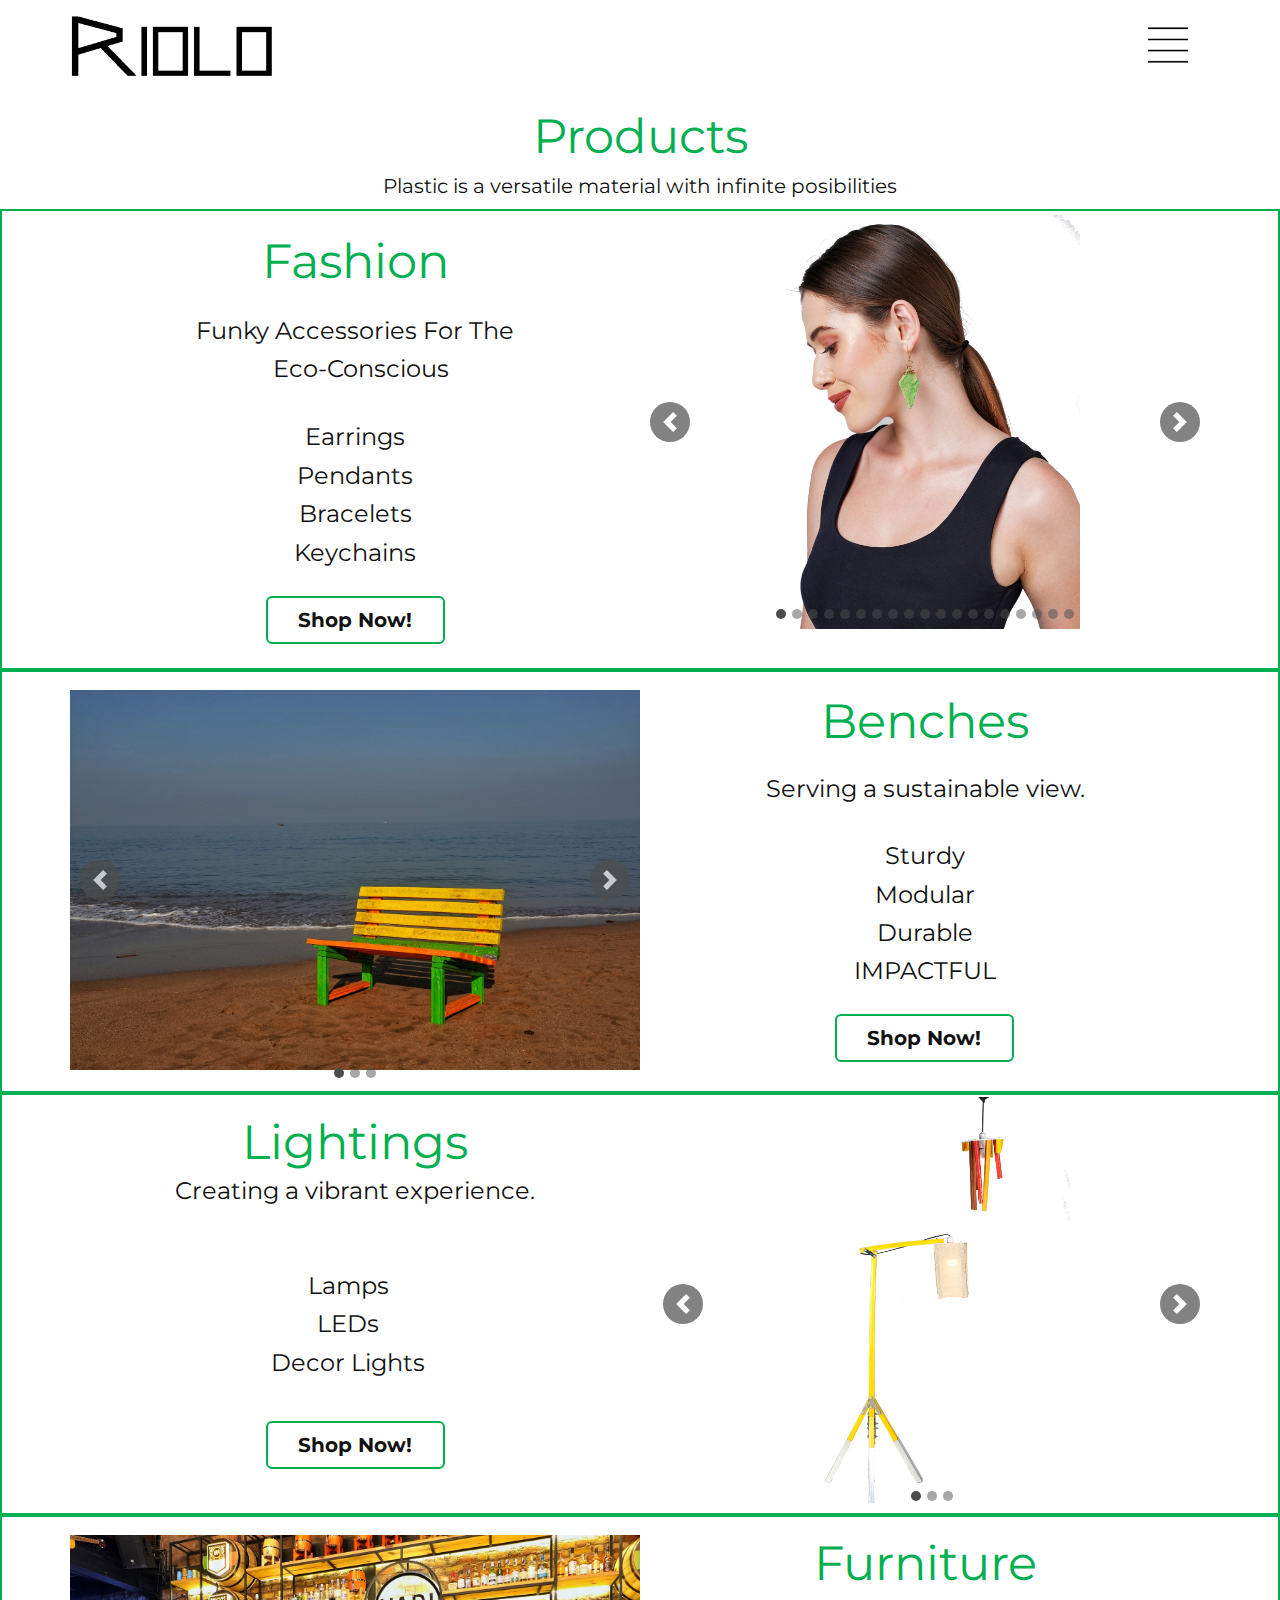
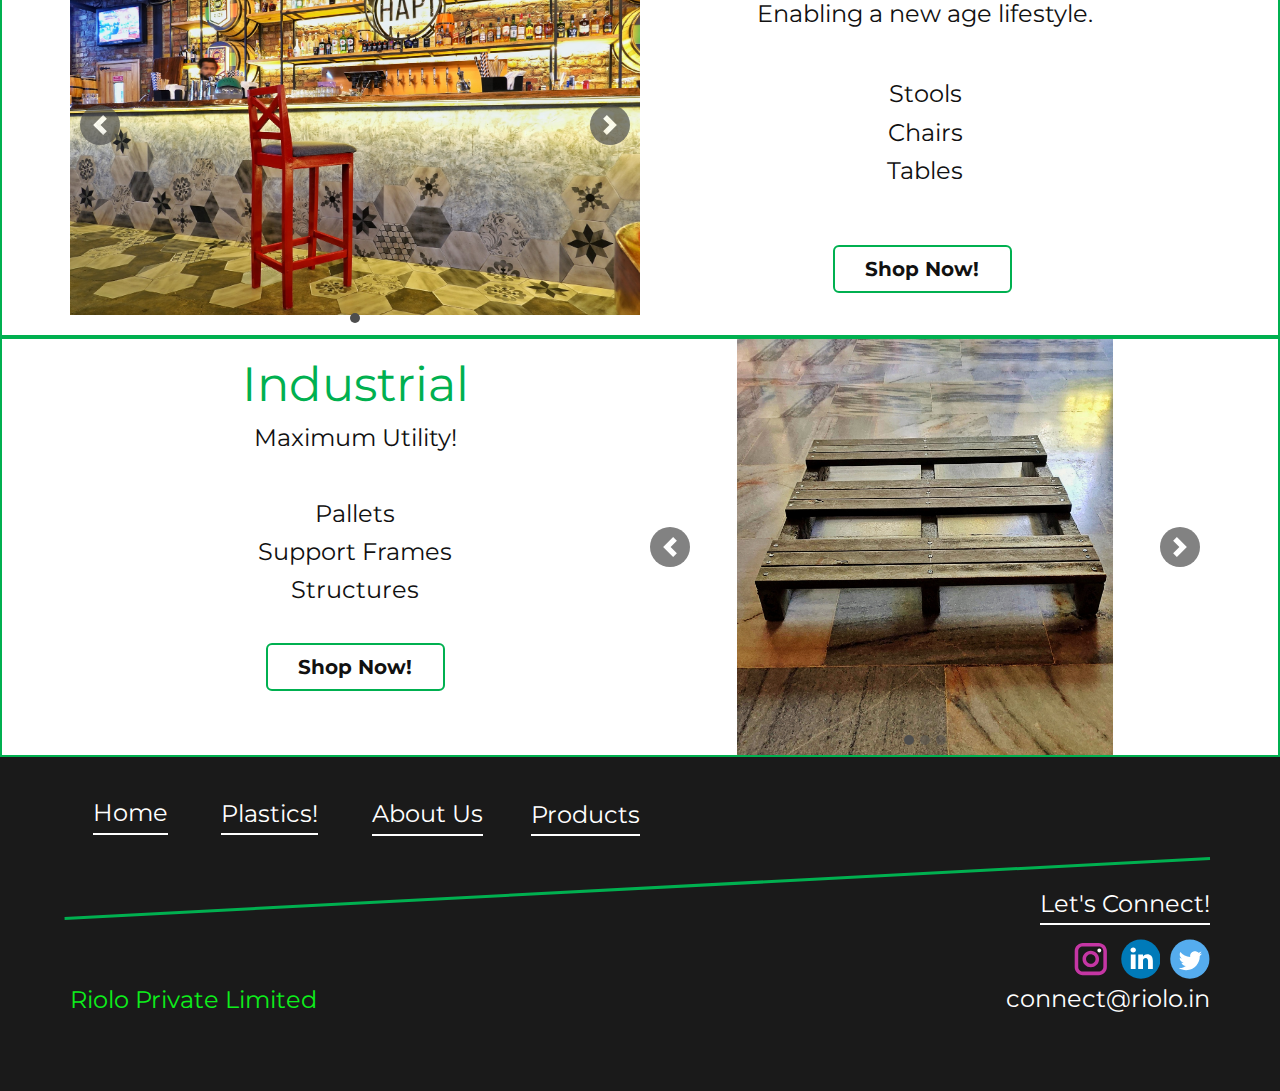
<file: Products.html>
<!DOCTYPE html>
<html style="font-size: 16px;">
  <head>
    <meta name="viewport" content="width=device-width, initial-scale=1.0">
    <meta charset="utf-8">
    <meta name="keywords" content="Riolo, Recycled Plastic Products, Recycling, Sustainable Products, Recycling">
    <meta name="description" content="Recycled plastic products">
    <meta name="page_type" content="np-template-header-footer-from-plugin">
    <title>Products</title>
    <link rel="stylesheet" href="nicepage.css" media="screen">
<link rel="stylesheet" href="Products.css" media="screen">
    <script class="u-script" type="text/javascript" src="jquery.js" defer=""></script>
    <script class="u-script" type="text/javascript" src="nicepage.js" defer=""></script>
    <meta name="generator" content="Nicepage 4.5.4, nicepage.com">
    <link id="u-theme-google-font" rel="stylesheet" href="https://fonts.googleapis.com/css?family=Roboto:100,100i,300,300i,400,400i,500,500i,700,700i,900,900i|Open+Sans:300,300i,400,400i,500,500i,600,600i,700,700i,800,800i">
    <link id="u-page-google-font" rel="stylesheet" href="https://fonts.googleapis.com/css?family=Montserrat:100,100i,200,200i,300,300i,400,400i,500,500i,600,600i,700,700i,800,800i,900,900i">
    
    
    
    
    
    
    
    <script type="application/ld+json">{
		"@context": "http://schema.org",
		"@type": "Organization",
		"name": "Riolo1",
		"sameAs": [
				"https://www.instagram.com/riolo.in/",
				"https://www.linkedin.com/company/riolo-private-limited/",
				"https://twitter.com/riolo_in"
		]
}</script>
    <meta name="theme-color" content="#478ac9">
    <meta name="twitter:site" content="@">
    <meta name="twitter:card" content="summary_large_image">
    <meta name="twitter:title" content="Products">
    <meta name="twitter:description" content="Riolo1">
    <meta property="og:title" content="Products">
    <meta property="og:description" content="Recycled plastic products">
    <meta property="og:type" content="website">
  </head>
  <body class="u-body u-xl-mode"><header class="u-clearfix u-header" id="sec-fad6"><div class="u-clearfix u-sheet u-valign-middle-lg u-valign-middle-xl u-sheet-1">
        <img class="u-image u-image-default u-preserve-proportions u-image-1" src="images/Riolo.2.002.png" alt="" data-image-width="800" data-image-height="250" data-href="Home.html" data-page-id="89422434">
        <nav class="u-menu u-menu-one-level u-offcanvas u-menu-1" data-responsive-from="XL" data-submenu-level="with-reload">
          <div class="menu-collapse u-custom-font u-font-montserrat" style="font-size: 1.5rem; letter-spacing: 0px; font-weight: 700;">
            <a class="u-button-style u-custom-left-right-menu-spacing u-custom-padding-bottom u-custom-text-active-color u-custom-text-color u-custom-text-hover-color u-custom-top-bottom-menu-spacing u-file-icon u-nav-link u-text-active-palette-1-base u-text-black u-text-hover-palette-2-base u-file-icon-1" href="#">
              <img src="images/3.png" alt="">
            </a>
          </div>
          <div class="u-custom-menu u-nav-container">
            <ul class="u-custom-font u-font-montserrat u-nav u-unstyled u-nav-1"><li class="u-nav-item"><a class="u-button-style u-nav-link u-text-active-custom-color-7 u-text-black u-text-hover-palette-3-base" href="Home.html" style="padding: 14px 15px;">Home</a>
</li><li class="u-nav-item"><a class="u-button-style u-nav-link u-text-active-custom-color-7 u-text-black u-text-hover-palette-3-base" href="Products.html" style="padding: 14px 15px;">Products</a>
</li><li class="u-nav-item"><a class="u-button-style u-nav-link u-text-active-custom-color-7 u-text-black u-text-hover-palette-3-base" href="Recycling.html" style="padding: 14px 15px;">Recycling</a>
</li><li class="u-nav-item"><a class="u-button-style u-nav-link u-text-active-custom-color-7 u-text-black u-text-hover-palette-3-base" href="About-Us.html" style="padding: 14px 15px;">About Us</a>
</li><li class="u-nav-item"><a class="u-button-style u-nav-link u-text-active-custom-color-7 u-text-black u-text-hover-palette-3-base" href="Connect.html" style="padding: 14px 15px;">Connect</a>
</li></ul>
          </div>
          <div class="u-custom-menu u-nav-container-collapse">
            <div class="u-container-style u-inner-container-layout u-sidenav u-white">
              <div class="u-inner-container-layout u-sidenav-overflow">
                <div class="u-menu-close u-menu-close-1"></div>
                <ul class="u-align-center u-custom-font u-expanded-width-lg u-expanded-width-md u-expanded-width-sm u-expanded-width-xl u-font-montserrat u-nav u-popupmenu-items u-spacing-15 u-unstyled u-nav-2"><li class="u-nav-item"><a class="u-button-style u-nav-link" href="Home.html" style="padding: 14px 15px;">Home</a>
</li><li class="u-nav-item"><a class="u-button-style u-nav-link" href="Products.html" style="padding: 14px 15px;">Products</a>
</li><li class="u-nav-item"><a class="u-button-style u-nav-link" href="Recycling.html" style="padding: 14px 15px;">Recycling</a>
</li><li class="u-nav-item"><a class="u-button-style u-nav-link" href="About-Us.html" style="padding: 14px 15px;">About Us</a>
</li><li class="u-nav-item"><a class="u-button-style u-nav-link" href="Connect.html" style="padding: 14px 15px;">Connect</a>
</li></ul>
              </div>
            </div>
            <div class="u-menu-overlay u-opacity u-opacity-70 u-white"></div>
          </div>
        </nav>
      </div><style class="u-sticky-style" data-style-id="74d5">.u-sticky-fixed.u-sticky-74d5, .u-body.u-sticky-fixed .u-sticky-74d5 {
box-shadow: 5px 5px 20px 0 rgba(0,0,0,0.4) !important
}</style></header>
    <section class="u-clearfix u-section-1" id="sec-01c5">
      <div class="u-clearfix u-sheet u-sheet-1">
        <h1 class="u-custom-font u-font-montserrat u-text u-text-custom-color-8 u-text-default u-text-1">Products</h1>
        <p class="u-align-center-xs u-custom-font u-font-montserrat u-text u-text-default u-text-2">Plastic is a versatile material with infinite posibilities </p>
      </div>
    </section>
    <section class="u-align-center u-border-2 u-border-custom-color-8 u-clearfix u-section-2" id="sec-f529">
      <div class="u-clearfix u-sheet u-sheet-1">
        <div class="u-align-right u-carousel u-gallery u-gallery-slider u-layout-carousel u-lightbox u-no-transition u-show-text-on-hover u-gallery-1" id="carousel-4039" data-interval="5000" data-u-ride="carousel">
          <ol class="u-absolute-hcenter u-carousel-indicators u-carousel-indicators-1">
            <li data-u-target="#carousel-4039" data-u-slide-to="0" class="u-active u-grey-70 u-shape-circle" style="width: 10px; height: 10px;"></li>
            <li data-u-target="#carousel-4039" data-u-slide-to="1" class="u-grey-70 u-shape-circle" style="width: 10px; height: 10px;"></li>
            <li data-u-target="#carousel-4039" data-u-slide-to="2" class="u-grey-70 u-shape-circle" style="width: 10px; height: 10px;"></li>
            <li data-u-target="#carousel-4039" data-u-slide-to="3" class="u-grey-70 u-shape-circle" style="width: 10px; height: 10px;"></li>
            <li data-u-target="#carousel-4039" data-u-slide-to="4" class="u-grey-70 u-shape-circle" style="width: 10px; height: 10px;"></li>
            <li data-u-target="#carousel-4039" data-u-slide-to="5" class="u-grey-70 u-shape-circle" style="width: 10px; height: 10px;"></li>
            <li data-u-target="#carousel-4039" data-u-slide-to="6" class="u-grey-70 u-shape-circle" style="width: 10px; height: 10px;"></li>
            <li data-u-target="#carousel-4039" data-u-slide-to="7" class="u-grey-70 u-shape-circle" style="width: 10px; height: 10px;"></li>
            <li data-u-target="#carousel-4039" data-u-slide-to="8" class="u-grey-70 u-shape-circle" style="width: 10px; height: 10px;"></li>
            <li data-u-target="#carousel-4039" data-u-slide-to="9" class="u-grey-70 u-shape-circle" style="width: 10px; height: 10px;"></li>
            <li data-u-target="#carousel-4039" data-u-slide-to="10" class="u-grey-70 u-shape-circle" style="width: 10px; height: 10px;"></li>
            <li data-u-target="#carousel-4039" data-u-slide-to="11" class="u-grey-70 u-shape-circle" style="width: 10px; height: 10px;"></li>
            <li data-u-target="#carousel-4039" data-u-slide-to="12" class="u-grey-70 u-shape-circle" style="width: 10px; height: 10px;"></li>
            <li data-u-target="#carousel-4039" data-u-slide-to="13" class="u-grey-70 u-shape-circle" style="width: 10px; height: 10px;"></li>
            <li data-u-target="#carousel-4039" data-u-slide-to="14" class="u-grey-70 u-shape-circle" style="width: 10px; height: 10px;"></li>
            <li data-u-target="#carousel-4039" data-u-slide-to="15" class="u-grey-70 u-shape-circle" style="width: 10px; height: 10px;"></li>
            <li data-u-target="#carousel-4039" data-u-slide-to="16" class="u-grey-70 u-shape-circle" style="width: 10px; height: 10px;"></li>
            <li data-u-target="#carousel-4039" data-u-slide-to="17" class="u-grey-70 u-shape-circle" style="width: 10px; height: 10px;"></li>
            <li data-u-target="#carousel-4039" data-u-slide-to="18" class="u-grey-70 u-shape-circle" style="width: 10px; height: 10px;"></li>
          </ol>
          <div class="u-carousel-inner u-gallery-inner" role="listbox">
            <div class="u-active u-carousel-item u-effect-fade u-gallery-item u-carousel-item-1">
              <div class="u-back-slide" data-image-width="1200" data-image-height="1600">
                <img class="u-back-image u-expanded u-image-contain" src="images/RIOLO0598-01.png">
              </div>
              <div class="u-align-center u-over-slide u-shading u-valign-bottom u-over-slide-1">
                <h3 class="u-gallery-heading"></h3>
                <p class="u-custom-font u-font-montserrat u-gallery-text" style="background-image: none;"></p>
              </div>
            </div>
            <div class="u-carousel-item u-effect-fade u-gallery-item u-carousel-item-2">
              <div class="u-back-slide" data-image-width="1600" data-image-height="1068">
                <img class="u-back-image u-expanded u-image-contain" src="images/DSC_1058.JPG">
              </div>
              <div class="u-align-center u-over-slide u-shading u-valign-bottom u-over-slide-2">
                <h3 class="u-gallery-heading"></h3>
                <p class="u-custom-font u-font-montserrat u-gallery-text" style="background-image: none;"></p>
              </div>
            </div>
            <div class="u-carousel-item u-effect-fade u-gallery-item u-carousel-item-3" data-image-width="968" data-image-height="967">
              <div class="u-back-slide">
                <img class="u-back-image u-expanded u-image-contain" src="images/RIOLO0601-0121.jpeg" alt="">
              </div>
              <div class="u-align-center u-over-slide u-shading u-valign-bottom u-over-slide-3">
                <h3 class="u-gallery-heading"></h3>
                <p class="u-custom-font u-font-montserrat u-gallery-text" style="background-image: none;"></p>
              </div>
              <style data-mode="XL" data-visited="true"></style>
              <style data-mode="LG" data-visited="true"></style>
              <style data-mode="MD" data-visited="true"></style>
              <style data-mode="SM"></style>
              <style data-mode="XS"></style>
            </div>
            <div class="u-carousel-item u-effect-fade u-gallery-item u-carousel-item-4" data-image-width="1200" data-image-height="1600">
              <div class="u-back-slide">
                <img class="u-back-image u-expanded u-image-contain" src="images/RIOLO0601-01.png">
              </div>
              <div class="u-align-center u-over-slide u-shading u-valign-bottom u-over-slide-4">
                <h3 class="u-gallery-heading"></h3>
                <p class="u-custom-font u-font-montserrat u-gallery-text" style="background-image: none;"></p>
              </div>
              <style data-mode="XL" data-visited="true"></style>
              <style data-mode="LG" data-visited="true"></style>
              <style data-mode="MD" data-visited="true"></style>
              <style data-mode="SM"></style>
              <style data-mode="XS"></style>
            </div>
            <div class="u-carousel-item u-effect-fade u-gallery-item u-carousel-item-5" data-image-width="1200" data-image-height="1600">
              <div class="u-back-slide">
                <img class="u-back-image u-expanded u-image-contain" src="images/Puneet.t.png">
              </div>
              <div class="u-align-center u-over-slide u-shading u-valign-bottom u-over-slide-5">
                <h3 class="u-gallery-heading"></h3>
                <p class="u-custom-font u-font-montserrat u-gallery-text" style="background-image: none;"></p>
              </div>
              <style data-mode="XL" data-visited="true"></style>
              <style data-mode="LG" data-visited="true"></style>
              <style data-mode="MD" data-visited="true"></style>
              <style data-mode="SM"></style>
              <style data-mode="XS"></style>
            </div>
            <div class="u-carousel-item u-effect-fade u-gallery-item u-carousel-item-6" data-image-width="1600" data-image-height="1261">
              <div class="u-back-slide">
                <img class="u-back-image u-expanded u-image-contain" src="images/RIOLO0595-012.png">
              </div>
              <div class="u-align-center u-over-slide u-shading u-valign-bottom u-over-slide-6">
                <h3 class="u-gallery-heading"></h3>
                <p class="u-custom-font u-font-montserrat u-gallery-text" style="background-image: none;"></p>
              </div>
              <style data-mode="XL" data-visited="true"></style>
              <style data-mode="LG" data-visited="true"></style>
              <style data-mode="MD" data-visited="true"></style>
              <style data-mode="SM"></style>
              <style data-mode="XS"></style>
            </div>
            <div class="u-carousel-item u-effect-fade u-gallery-item u-carousel-item-7" data-image-width="1600" data-image-height="1085">
              <div class="u-back-slide">
                <img class="u-back-image u-expanded u-image-contain" src="images/RIOLO0598-012.png">
              </div>
              <div class="u-align-center u-over-slide u-shading u-valign-bottom u-over-slide-7">
                <h3 class="u-gallery-heading"></h3>
                <p class="u-custom-font u-font-montserrat u-gallery-text" style="background-image: none;"></p>
              </div>
              <style data-mode="XL" data-visited="true"></style>
              <style data-mode="LG" data-visited="true"></style>
              <style data-mode="MD" data-visited="true"></style>
              <style data-mode="SM"></style>
              <style data-mode="XS"></style>
            </div>
            <div class="u-carousel-item u-effect-fade u-gallery-item u-carousel-item-8" data-image-width="1200" data-image-height="1600">
              <div class="u-back-slide">
                <img class="u-back-image u-expanded u-image-contain" src="images/shivt.png">
              </div>
              <div class="u-align-center u-over-slide u-shading u-valign-bottom u-over-slide-8">
                <h3 class="u-gallery-heading"></h3>
                <p class="u-custom-font u-font-montserrat u-gallery-text" style="background-image: none;"></p>
              </div>
              <style data-mode="XL" data-visited="true"></style>
              <style data-mode="LG" data-visited="true"></style>
              <style data-mode="MD" data-visited="true"></style>
              <style data-mode="SM"></style>
              <style data-mode="XS"></style>
            </div>
            <div class="u-carousel-item u-effect-fade u-gallery-item u-carousel-item-9" data-image-width="1200" data-image-height="1600">
              <div class="u-back-slide">
                <img class="u-back-image u-expanded u-image-contain" src="images/RIOLO0570-01.png">
              </div>
              <div class="u-align-center u-over-slide u-shading u-valign-bottom u-over-slide-9">
                <h3 class="u-gallery-heading"></h3>
                <p class="u-custom-font u-font-montserrat u-gallery-text" style="background-image: none;"></p>
              </div>
              <style data-mode="XL" data-visited="true"></style>
              <style data-mode="LG" data-visited="true"></style>
              <style data-mode="MD" data-visited="true"></style>
              <style data-mode="SM"></style>
              <style data-mode="XS"></style>
            </div>
            <div class="u-carousel-item u-effect-fade u-gallery-item u-carousel-item-10" data-image-width="1367" data-image-height="1367">
              <div class="u-back-slide">
                <img class="u-back-image u-expanded u-image-contain" src="images/RIOLO0583-0121.jpeg">
              </div>
              <div class="u-align-center u-over-slide u-shading u-valign-bottom u-over-slide-10">
                <h3 class="u-gallery-heading"></h3>
                <p class="u-custom-font u-font-montserrat u-gallery-text" style="background-image: none;"></p>
              </div>
              <style data-mode="XL" data-visited="true"></style>
              <style data-mode="LG" data-visited="true"></style>
              <style data-mode="MD" data-visited="true"></style>
              <style data-mode="SM"></style>
              <style data-mode="XS"></style>
            </div>
            <div class="u-carousel-item u-effect-fade u-gallery-item u-carousel-item-11" data-image-width="1200" data-image-height="1600">
              <div class="u-back-slide">
                <img class="u-back-image u-expanded u-image-contain" src="images/Pend.1.png">
              </div>
              <div class="u-align-center u-over-slide u-shading u-valign-bottom u-over-slide-11">
                <h3 class="u-gallery-heading"></h3>
                <p class="u-custom-font u-font-montserrat u-gallery-text" style="background-image: none;"></p>
              </div>
              <style data-mode="XL" data-visited="true"></style>
              <style data-mode="LG" data-visited="true"></style>
              <style data-mode="MD" data-visited="true"></style>
              <style data-mode="SM"></style>
              <style data-mode="XS"></style>
            </div>
            <div class="u-carousel-item u-effect-fade u-gallery-item u-carousel-item-12" data-image-width="1096" data-image-height="1600">
              <div class="u-back-slide">
                <img class="u-back-image u-expanded u-image-contain" src="images/Fashion.t.png">
              </div>
              <div class="u-align-center u-over-slide u-shading u-valign-bottom u-over-slide-12">
                <h3 class="u-gallery-heading"></h3>
                <p class="u-custom-font u-font-montserrat u-gallery-text" style="background-image: none;"></p>
              </div>
              <style data-mode="XL" data-visited="true"></style>
              <style data-mode="LG" data-visited="true"></style>
              <style data-mode="MD" data-visited="true"></style>
              <style data-mode="SM"></style>
              <style data-mode="XS"></style>
            </div>
            <div class="u-carousel-item u-effect-fade u-gallery-item u-carousel-item-13" data-image-width="968" data-image-height="967">
              <div class="u-back-slide">
                <img class="u-back-image u-expanded u-image-contain" src="images/RIOLO0601-012.jpeg">
              </div>
              <div class="u-align-center u-over-slide u-shading u-valign-bottom u-over-slide-13">
                <h3 class="u-gallery-heading"></h3>
                <p class="u-custom-font u-font-montserrat u-gallery-text" style="background-image: none;"></p>
              </div>
              <style data-mode="XL" data-visited="true"></style>
              <style data-mode="LG" data-visited="true"></style>
              <style data-mode="MD" data-visited="true"></style>
              <style data-mode="SM"></style>
              <style data-mode="XS"></style>
            </div>
            <div class="u-carousel-item u-effect-fade u-gallery-item u-carousel-item-14" data-image-width="571" data-image-height="570">
              <div class="u-back-slide">
                <img class="u-back-image u-expanded u-image-contain" src="images/RIOLO0576-012.jpeg">
              </div>
              <div class="u-align-center u-over-slide u-shading u-valign-bottom u-over-slide-14">
                <h3 class="u-gallery-heading"></h3>
                <p class="u-custom-font u-font-montserrat u-gallery-text" style="background-image: none;"></p>
              </div>
              <style data-mode="XL" data-visited="true"></style>
              <style data-mode="LG" data-visited="true"></style>
              <style data-mode="MD" data-visited="true"></style>
              <style data-mode="SM"></style>
              <style data-mode="XS"></style>
            </div>
            <div class="u-carousel-item u-effect-fade u-gallery-item u-carousel-item-15" data-image-width="1089" data-image-height="1090">
              <div class="u-back-slide">
                <img class="u-back-image u-expanded u-image-contain" src="images/RIOLO0617-012.jpeg">
              </div>
              <div class="u-align-center u-over-slide u-shading u-valign-bottom u-over-slide-15">
                <h3 class="u-gallery-heading"></h3>
                <p class="u-custom-font u-font-montserrat u-gallery-text" style="background-image: none;"></p>
              </div>
              <style data-mode="XL" data-visited="true"></style>
              <style data-mode="LG" data-visited="true"></style>
              <style data-mode="MD" data-visited="true"></style>
              <style data-mode="SM"></style>
              <style data-mode="XS"></style>
            </div>
            <div class="u-carousel-item u-effect-fade u-gallery-item u-carousel-item-16" data-image-width="1600" data-image-height="1068">
              <div class="u-back-slide">
                <img class="u-back-image u-expanded u-image-contain" src="images/DSC_1058.JPG">
              </div>
              <div class="u-align-center u-over-slide u-shading u-valign-bottom u-over-slide-16">
                <h3 class="u-gallery-heading"></h3>
                <p class="u-custom-font u-font-montserrat u-gallery-text" style="background-image: none;"></p>
              </div>
              <style data-mode="XL" data-visited="true"></style>
              <style data-mode="LG" data-visited="true"></style>
              <style data-mode="MD" data-visited="true"></style>
              <style data-mode="SM"></style>
              <style data-mode="XS"></style>
            </div>
            <div class="u-carousel-item u-effect-fade u-gallery-item u-carousel-item-17" data-image-width="1600" data-image-height="1068">
              <div class="u-back-slide">
                <img class="u-back-image u-expanded u-image-contain" src="images/DSC_0932.JPG">
              </div>
              <div class="u-align-center u-over-slide u-shading u-valign-bottom u-over-slide-17">
                <h3 class="u-gallery-heading"></h3>
                <p class="u-custom-font u-font-montserrat u-gallery-text" style="background-image: none;"></p>
              </div>
              <style data-mode="XL" data-visited="true"></style>
              <style data-mode="LG" data-visited="true"></style>
              <style data-mode="MD" data-visited="true"></style>
              <style data-mode="SM"></style>
              <style data-mode="XS"></style>
            </div>
            <div class="u-carousel-item u-effect-fade u-gallery-item u-carousel-item-18" data-image-width="1289" data-image-height="1289">
              <div class="u-back-slide">
                <img class="u-back-image u-expanded u-image-contain" src="images/RIOLO0570-012.jpeg">
              </div>
              <div class="u-align-center u-over-slide u-shading u-valign-bottom u-over-slide-18">
                <h3 class="u-gallery-heading"></h3>
                <p class="u-custom-font u-font-montserrat u-gallery-text" style="background-image: none;"></p>
              </div>
              <style data-mode="XL" data-visited="true"></style>
              <style data-mode="LG" data-visited="true"></style>
              <style data-mode="MD" data-visited="true"></style>
              <style data-mode="SM"></style>
              <style data-mode="XS"></style>
            </div>
            <div class="u-carousel-item u-effect-fade u-gallery-item u-carousel-item-19" data-image-width="1367" data-image-height="1367">
              <div class="u-back-slide">
                <img class="u-back-image u-expanded u-image-contain" src="images/RIOLO0583-012.jpeg">
              </div>
              <div class="u-align-center u-over-slide u-shading u-valign-bottom u-over-slide-19">
                <h3 class="u-gallery-heading"></h3>
                <p class="u-custom-font u-font-montserrat u-gallery-text" style="background-image: none;"></p>
              </div>
              <style data-mode="XL" data-visited="true"></style>
              <style data-mode="LG" data-visited="true"></style>
              <style data-mode="MD" data-visited="true"></style>
              <style data-mode="SM"></style>
              <style data-mode="XS"></style>
            </div>
          </div>
          <a class="u-absolute-vcenter u-carousel-control u-carousel-control-prev u-grey-70 u-icon-circle u-opacity u-opacity-70 u-spacing-10 u-text-white u-carousel-control-1" href="#carousel-4039" role="button" data-u-slide="prev">
            <span aria-hidden="true">
              <svg viewBox="0 0 8 8"><path d="M5.25 0l-4 4 4 4 1.5-1.5-2.5-2.5 2.5-2.5-1.5-1.5z"></path></svg>
            </span>
            <span class="sr-only">
              <svg viewBox="0 0 8 8"><path d="M5.25 0l-4 4 4 4 1.5-1.5-2.5-2.5 2.5-2.5-1.5-1.5z"></path></svg>
            </span>
          </a>
          <a class="u-absolute-vcenter u-carousel-control u-carousel-control-next u-grey-70 u-icon-circle u-opacity u-opacity-70 u-spacing-10 u-text-white u-carousel-control-2" href="#carousel-4039" role="button" data-u-slide="next">
            <span aria-hidden="true">
              <svg viewBox="0 0 8 8"><path d="M2.75 0l-1.5 1.5 2.5 2.5-2.5 2.5 1.5 1.5 4-4-4-4z"></path></svg>
            </span>
            <span class="sr-only">
              <svg viewBox="0 0 8 8"><path d="M2.75 0l-1.5 1.5 2.5 2.5-2.5 2.5 1.5 1.5 4-4-4-4z"></path></svg>
            </span>
          </a>
        </div>
        <h2 class="u-text u-text-custom-color-8 u-text-1">Fashion</h2>
        <p class="u-align-center u-custom-font u-font-montserrat u-text u-text-2"> Funky Accessories For The<br>&nbsp; Eco-Conscious
        </p>
        <p class="u-align-center u-custom-font u-font-montserrat u-text u-text-3"> Earrings<br>Pendants<br>Bracelets<br>Keychains<br>
        </p>
        <a href="https://wa.me/918956315668?text=Hey,%20I%20am%20interested%20in%20going%20sustainable%20with%20your%20fashion%20accessories" class="u-border-2 u-border-custom-color-8 u-btn u-btn-round u-button-style u-custom-font u-font-montserrat u-hover-custom-color-8 u-none u-radius-6 u-text-body-color u-text-hover-white u-btn-1" target="_blank">Shop Now!</a>
      </div>
    </section>
    <section class="u-align-center u-border-2 u-border-custom-color-8 u-clearfix u-section-3" id="carousel_8911">
      <div class="u-clearfix u-sheet u-sheet-1">
        <div class="u-carousel u-gallery u-gallery-slider u-layout-carousel u-lightbox u-no-transition u-show-text-on-hover u-gallery-1" id="carousel-0592" data-interval="5000" data-u-ride="carousel">
          <ol class="u-absolute-hcenter u-carousel-indicators u-carousel-indicators-1">
            <li data-u-target="#carousel-0592" data-u-slide-to="0" class="u-active u-grey-70 u-shape-circle" style="width: 10px; height: 10px;"></li>
            <li data-u-target="#carousel-0592" data-u-slide-to="1" class="u-grey-70 u-shape-circle" style="width: 10px; height: 10px;"></li>
            <li data-u-target="#carousel-0592" data-u-slide-to="2" class="u-grey-70 u-shape-circle" style="width: 10px; height: 10px;"></li>
          </ol>
          <div class="u-carousel-inner u-gallery-inner" role="listbox">
            <div class="u-active u-carousel-item u-effect-fade u-gallery-item u-carousel-item-1">
              <div class="u-back-slide" data-image-width="5472" data-image-height="3648">
                <img class="u-back-image u-expanded u-image-contain" src="images/DSC08391-01.jpeg">
              </div>
              <div class="u-align-center u-over-slide u-shading u-valign-bottom u-over-slide-1">
                <h3 class="u-gallery-heading"></h3>
                <p class="u-gallery-text"></p>
              </div>
            </div>
            <div class="u-carousel-item u-effect-fade u-gallery-item u-carousel-item-2">
              <div class="u-back-slide" data-image-width="1600" data-image-height="1067">
                <img class="u-back-image u-expanded u-image-contain" src="images/DSC08495-01.jpeg">
              </div>
              <div class="u-align-center u-over-slide u-shading u-valign-bottom u-over-slide-2">
                <h3 class="u-gallery-heading"></h3>
                <p class="u-gallery-text"></p>
              </div>
            </div>
            <div class="u-carousel-item u-effect-fade u-gallery-item u-carousel-item-3" data-image-width="1600" data-image-height="1067">
              <div class="u-back-slide" data-image-width="1600" data-image-height="1067">
                <img class="u-back-image u-expanded u-image-contain" src="images/DSC08383-01.jpeg">
              </div>
              <div class="u-align-center u-over-slide u-shading u-valign-bottom u-over-slide-3">
                <h3 class="u-gallery-heading"></h3>
                <p class="u-gallery-text"></p>
              </div>
              <style data-mode="XL" data-visited="true"></style>
              <style data-mode="LG" data-visited="true"></style>
              <style data-mode="MD" data-visited="true"></style>
              <style data-mode="SM"></style>
              <style data-mode="XS"></style>
            </div>
          </div>
          <a class="u-absolute-vcenter u-carousel-control u-carousel-control-prev u-grey-70 u-icon-circle u-opacity u-opacity-70 u-spacing-10 u-text-white u-carousel-control-1" href="#carousel-0592" role="button" data-u-slide="prev">
            <span aria-hidden="true">
              <svg viewBox="0 0 8 8"><path d="M5.25 0l-4 4 4 4 1.5-1.5-2.5-2.5 2.5-2.5-1.5-1.5z"></path></svg>
            </span>
            <span class="sr-only">
              <svg viewBox="0 0 8 8"><path d="M5.25 0l-4 4 4 4 1.5-1.5-2.5-2.5 2.5-2.5-1.5-1.5z"></path></svg>
            </span>
          </a>
          <a class="u-absolute-vcenter u-carousel-control u-carousel-control-next u-grey-70 u-icon-circle u-opacity u-opacity-70 u-spacing-10 u-text-white u-carousel-control-2" href="#carousel-0592" role="button" data-u-slide="next">
            <span aria-hidden="true">
              <svg viewBox="0 0 8 8"><path d="M2.75 0l-1.5 1.5 2.5 2.5-2.5 2.5 1.5 1.5 4-4-4-4z"></path></svg>
            </span>
            <span class="sr-only">
              <svg viewBox="0 0 8 8"><path d="M2.75 0l-1.5 1.5 2.5 2.5-2.5 2.5 1.5 1.5 4-4-4-4z"></path></svg>
            </span>
          </a>
        </div>
        <h2 class="u-text u-text-custom-color-8 u-text-1">Benches</h2>
        <p class="u-custom-font u-font-montserrat u-text u-text-2">Serving a sustainable view.</p>
        <p class="u-custom-font u-font-montserrat u-text u-text-3">Sturdy<br>Modular<br>Durable<br>IMPACTFUL
        </p>
        <a href="https://wa.me/918956315668?text=Hey,%20I%20am%20interested%20in%20going%20sustainable%20with%20your%20benches" class="u-border-2 u-border-custom-color-8 u-btn u-btn-round u-button-style u-custom-font u-font-montserrat u-hover-custom-color-8 u-none u-radius-6 u-text-body-color u-text-hover-white u-btn-1" target="_blank">Shop Now!</a>
      </div>
    </section>
    <section class="u-align-center u-border-2 u-border-custom-color-8 u-clearfix u-section-4" id="carousel_8e22">
      <div class="u-clearfix u-sheet u-sheet-1">
        <div class="u-align-right u-carousel u-gallery u-gallery-slider u-layout-carousel u-lightbox u-no-transition u-show-text-on-hover u-gallery-1" id="carousel-2f67" data-interval="5000" data-u-ride="carousel">
          <ol class="u-absolute-hcenter u-carousel-indicators u-carousel-indicators-1">
            <li data-u-target="#carousel-2f67" data-u-slide-to="0" class="u-active u-grey-70 u-shape-circle" style="width: 10px; height: 10px;"></li>
            <li data-u-target="#carousel-2f67" data-u-slide-to="1" class="u-grey-70 u-shape-circle" style="width: 10px; height: 10px;"></li>
            <li data-u-target="#carousel-2f67" data-u-slide-to="2" class="u-grey-70 u-shape-circle" style="width: 10px; height: 10px;"></li>
          </ol>
          <div class="u-carousel-inner u-gallery-inner" role="listbox">
            <div class="u-active u-carousel-item u-effect-fade u-gallery-item u-carousel-item-1" data-image-width="1089" data-image-height="1090">
              <div class="u-back-slide" data-image-width="1067" data-image-height="1600">
                <img class="u-back-image u-expanded u-image-contain" src="images/Lifestyle.t.png">
              </div>
              <div class="u-align-center u-over-slide u-shading u-valign-bottom u-over-slide-1">
                <h3 class="u-gallery-heading"></h3>
                <p class="u-custom-font u-font-montserrat u-gallery-text" style="background-image: none;"></p>
              </div>
              <style data-mode="XL" data-visited="true"></style>
              <style data-mode="LG" data-visited="true"></style>
              <style data-mode="MD" data-visited="true"></style>
              <style data-mode="SM" data-visited="true"></style>
              <style data-mode="XS"></style>
            </div>
            <div class="u-carousel-item u-effect-fade u-gallery-item u-carousel-item-2" data-image-width="1600" data-image-height="1068">
              <div class="u-back-slide" data-image-width="174" data-image-height="457">
                <img class="u-back-image u-expanded u-image-contain" src="images/led.2.png">
              </div>
              <div class="u-align-center u-over-slide u-shading u-valign-bottom u-over-slide-2">
                <h3 class="u-gallery-heading"></h3>
                <p class="u-custom-font u-font-montserrat u-gallery-text" style="background-image: none;"></p>
              </div>
              <style data-mode="XL" data-visited="true"></style>
              <style data-mode="LG" data-visited="true"></style>
              <style data-mode="MD" data-visited="true"></style>
              <style data-mode="SM" data-visited="true"></style>
              <style data-mode="XS"></style>
            </div>
            <div class="u-carousel-item u-effect-fade u-gallery-item u-carousel-item-3" data-image-width="1600" data-image-height="1068">
              <div class="u-back-slide" data-image-width="1067" data-image-height="1600">
                <img class="u-back-image u-expanded u-image-contain" src="images/JV5_4221-011.jpeg">
              </div>
              <div class="u-align-center u-over-slide u-shading u-valign-bottom u-over-slide-3">
                <h3 class="u-gallery-heading"></h3>
                <p class="u-custom-font u-font-montserrat u-gallery-text" style="background-image: none;"></p>
              </div>
              <style data-mode="XL" data-visited="true"></style>
              <style data-mode="LG" data-visited="true"></style>
              <style data-mode="MD" data-visited="true"></style>
              <style data-mode="SM" data-visited="true"></style>
              <style data-mode="XS"></style>
            </div>
          </div>
          <a class="u-absolute-vcenter u-carousel-control u-carousel-control-prev u-grey-70 u-icon-circle u-opacity u-opacity-70 u-spacing-10 u-text-white u-carousel-control-1" href="#carousel-2f67" role="button" data-u-slide="prev">
            <span aria-hidden="true">
              <svg viewBox="0 0 8 8"><path d="M5.25 0l-4 4 4 4 1.5-1.5-2.5-2.5 2.5-2.5-1.5-1.5z"></path></svg>
            </span>
            <span class="sr-only">
              <svg viewBox="0 0 8 8"><path d="M5.25 0l-4 4 4 4 1.5-1.5-2.5-2.5 2.5-2.5-1.5-1.5z"></path></svg>
            </span>
          </a>
          <a class="u-absolute-vcenter u-carousel-control u-carousel-control-next u-grey-70 u-icon-circle u-opacity u-opacity-70 u-spacing-10 u-text-white u-carousel-control-2" href="#carousel-2f67" role="button" data-u-slide="next">
            <span aria-hidden="true">
              <svg viewBox="0 0 8 8"><path d="M2.75 0l-1.5 1.5 2.5 2.5-2.5 2.5 1.5 1.5 4-4-4-4z"></path></svg>
            </span>
            <span class="sr-only">
              <svg viewBox="0 0 8 8"><path d="M2.75 0l-1.5 1.5 2.5 2.5-2.5 2.5 1.5 1.5 4-4-4-4z"></path></svg>
            </span>
          </a>
        </div>
        <h2 class="u-text u-text-custom-color-8 u-text-1">Lightings</h2>
        <p class="u-custom-font u-font-montserrat u-text u-text-2">Creating a vibrant experience.</p>
        <p class="u-align-center u-custom-font u-font-montserrat u-text u-text-3">Lamps<br>LEDs<br>Decor Lights<br>
        </p>
        <a href="https://wa.me/918956315668?text=Hey,%20I%20am%20interested%20in%20going%20sustainable%20with%20your%20lighting%20fixtures" class="u-border-2 u-border-custom-color-8 u-btn u-btn-round u-button-style u-custom-font u-font-montserrat u-hover-custom-color-8 u-none u-radius-6 u-text-body-color u-text-hover-white u-btn-1">Shop Now!</a>
      </div>
    </section>
    <section class="u-align-center u-border-2 u-border-custom-color-8 u-clearfix u-section-5" id="carousel_c27c">
      <div class="u-clearfix u-sheet u-sheet-1">
        <div class="u-carousel u-gallery u-gallery-slider u-layout-carousel u-lightbox u-no-transition u-show-text-on-hover u-gallery-1" id="carousel-7df2" data-interval="5000" data-u-ride="carousel">
          <ol class="u-absolute-hcenter u-carousel-indicators u-carousel-indicators-1">
            <li data-u-target="#carousel-7df2" data-u-slide-to="0" class="u-active u-grey-70 u-shape-circle" style="width: 10px; height: 10px;"></li>
          </ol>
          <div class="u-carousel-inner u-gallery-inner" role="listbox">
            <div class="u-active u-carousel-item u-effect-fade u-gallery-item u-carousel-item-1" data-image-width="1600" data-image-height="1067">
              <div class="u-back-slide" data-image-width="1600" data-image-height="1067">
                <img class="u-back-image u-expanded u-image-contain" src="images/DSC08467-01.jpeg">
              </div>
              <div class="u-align-center u-over-slide u-shading u-valign-bottom u-over-slide-1">
                <h3 class="u-gallery-heading"></h3>
                <p class="u-gallery-text"></p>
              </div>
              <style data-mode="XL" data-visited="true"></style>
              <style data-mode="LG" data-visited="true"></style>
              <style data-mode="MD" data-visited="true"></style>
              <style data-mode="SM" data-visited="true"></style>
              <style data-mode="XS" data-visited="true"></style>
            </div>
          </div>
          <a class="u-absolute-vcenter u-carousel-control u-carousel-control-prev u-grey-70 u-icon-circle u-opacity u-opacity-70 u-spacing-10 u-text-white u-carousel-control-1" href="#carousel-7df2" role="button" data-u-slide="prev">
            <span aria-hidden="true">
              <svg viewBox="0 0 8 8"><path d="M5.25 0l-4 4 4 4 1.5-1.5-2.5-2.5 2.5-2.5-1.5-1.5z"></path></svg>
            </span>
            <span class="sr-only">
              <svg viewBox="0 0 8 8"><path d="M5.25 0l-4 4 4 4 1.5-1.5-2.5-2.5 2.5-2.5-1.5-1.5z"></path></svg>
            </span>
          </a>
          <a class="u-absolute-vcenter u-carousel-control u-carousel-control-next u-grey-70 u-icon-circle u-opacity u-opacity-70 u-spacing-10 u-text-white u-carousel-control-2" href="#carousel-7df2" role="button" data-u-slide="next">
            <span aria-hidden="true">
              <svg viewBox="0 0 8 8"><path d="M2.75 0l-1.5 1.5 2.5 2.5-2.5 2.5 1.5 1.5 4-4-4-4z"></path></svg>
            </span>
            <span class="sr-only">
              <svg viewBox="0 0 8 8"><path d="M2.75 0l-1.5 1.5 2.5 2.5-2.5 2.5 1.5 1.5 4-4-4-4z"></path></svg>
            </span>
          </a>
        </div>
        <h2 class="u-text u-text-custom-color-8 u-text-1">Furniture</h2>
        <p class="u-custom-font u-font-montserrat u-text u-text-2">Enabling a new age lifestyle.</p>
        <p class="u-custom-font u-font-montserrat u-text u-text-3">Stools<br>Chairs<br>Tables<br>
        </p>
        <a href="https://wa.me/918956315668?text=Hey,%20I%20am%20interested%20in%20going%20sustainable%20with%20your%20furniture%20range" class="u-border-2 u-border-custom-color-8 u-btn u-btn-round u-button-style u-custom-font u-font-montserrat u-hover-custom-color-8 u-none u-radius-6 u-text-body-color u-text-hover-white u-btn-1">Shop Now!</a>
      </div>
    </section>
    <section class="u-align-center u-border-2 u-border-custom-color-8 u-clearfix u-section-6" id="carousel_0de2">
      <div class="u-clearfix u-sheet u-sheet-1">
        <div class="u-align-right u-carousel u-gallery u-gallery-slider u-layout-carousel u-lightbox u-no-transition u-show-text-on-hover u-gallery-1" id="carousel-f506" data-interval="5000" data-u-ride="carousel">
          <ol class="u-absolute-hcenter u-carousel-indicators u-carousel-indicators-1">
            <li data-u-target="#carousel-f506" data-u-slide-to="0" class="u-active u-grey-70 u-shape-circle" style="width: 10px; height: 10px;"></li>
            <li data-u-target="#carousel-f506" data-u-slide-to="1" class="u-grey-70 u-shape-circle" style="width: 10px; height: 10px;"></li>
            <li data-u-target="#carousel-f506" data-u-slide-to="2" class="u-grey-70 u-shape-circle" style="width: 10px; height: 10px;"></li>
          </ol>
          <div class="u-carousel-inner u-gallery-inner" role="listbox">
            <div class="u-active u-carousel-item u-effect-fade u-gallery-item u-carousel-item-1" data-image-width="1089" data-image-height="1090">
              <div class="u-back-slide" data-image-width="1447" data-image-height="1600">
                <img class="u-back-image u-expanded u-image-contain" src="images/IMG_20221122_104823-01.jpeg">
              </div>
              <div class="u-align-center u-over-slide u-shading u-valign-bottom u-over-slide-1">
                <h3 class="u-gallery-heading"></h3>
                <p class="u-custom-font u-font-montserrat u-gallery-text" style="background-image: none;"></p>
              </div>
              <style data-mode="XL" data-visited="true"></style>
              <style data-mode="LG" data-visited="true"></style>
              <style data-mode="MD" data-visited="true"></style>
              <style data-mode="SM" data-visited="true"></style>
              <style data-mode="XS"></style>
            </div>
            <div class="u-carousel-item u-effect-fade u-gallery-item u-carousel-item-2" data-image-width="1600" data-image-height="1068">
              <div class="u-back-slide" data-image-width="1600" data-image-height="900">
                <img class="u-back-image u-expanded u-image-contain" src="images/Farming.2.JPG">
              </div>
              <div class="u-align-center u-over-slide u-shading u-valign-bottom u-over-slide-2">
                <h3 class="u-gallery-heading"></h3>
                <p class="u-custom-font u-font-montserrat u-gallery-text" style="background-image: none;"></p>
              </div>
              <style data-mode="XL" data-visited="true"></style>
              <style data-mode="LG" data-visited="true"></style>
              <style data-mode="MD" data-visited="true"></style>
              <style data-mode="SM" data-visited="true"></style>
              <style data-mode="XS"></style>
            </div>
            <div class="u-carousel-item u-effect-fade u-gallery-item u-carousel-item-3" data-image-width="1367" data-image-height="1367">
              <div class="u-back-slide" data-image-width="760" data-image-height="570">
                <img class="u-back-image u-expanded u-image-contain" src="images/beams_1.jpg">
              </div>
              <div class="u-align-center u-over-slide u-shading u-valign-bottom u-over-slide-3">
                <h3 class="u-gallery-heading"></h3>
                <p class="u-custom-font u-font-montserrat u-gallery-text" style="background-image: none;"></p>
              </div>
              <style data-mode="XL" data-visited="true"></style>
              <style data-mode="LG" data-visited="true"></style>
              <style data-mode="MD" data-visited="true"></style>
              <style data-mode="SM" data-visited="true"></style>
              <style data-mode="XS"></style>
            </div>
          </div>
          <a class="u-absolute-vcenter u-carousel-control u-carousel-control-prev u-grey-70 u-icon-circle u-opacity u-opacity-70 u-spacing-10 u-text-white u-carousel-control-1" href="#carousel-f506" role="button" data-u-slide="prev">
            <span aria-hidden="true">
              <svg viewBox="0 0 8 8"><path d="M5.25 0l-4 4 4 4 1.5-1.5-2.5-2.5 2.5-2.5-1.5-1.5z"></path></svg>
            </span>
            <span class="sr-only">
              <svg viewBox="0 0 8 8"><path d="M5.25 0l-4 4 4 4 1.5-1.5-2.5-2.5 2.5-2.5-1.5-1.5z"></path></svg>
            </span>
          </a>
          <a class="u-absolute-vcenter u-carousel-control u-carousel-control-next u-grey-70 u-icon-circle u-opacity u-opacity-70 u-spacing-10 u-text-white u-carousel-control-2" href="#carousel-f506" role="button" data-u-slide="next">
            <span aria-hidden="true">
              <svg viewBox="0 0 8 8"><path d="M2.75 0l-1.5 1.5 2.5 2.5-2.5 2.5 1.5 1.5 4-4-4-4z"></path></svg>
            </span>
            <span class="sr-only">
              <svg viewBox="0 0 8 8"><path d="M2.75 0l-1.5 1.5 2.5 2.5-2.5 2.5 1.5 1.5 4-4-4-4z"></path></svg>
            </span>
          </a>
        </div>
        <h2 class="u-text u-text-custom-color-8 u-text-1">Industrial</h2>
        <p class="u-custom-font u-font-montserrat u-text u-text-2">Maximum Utility!</p>
        <p class="u-align-center u-custom-font u-font-montserrat u-text u-text-3">Pallets<br>Support Frames<br>Structures
        </p>
        <a href="https://wa.me/918956315668?text=Hey,%20I%20am%20interested%20in%20going%20sustainable%20with%20your%20industrial%20products" class="u-border-2 u-border-custom-color-8 u-btn u-btn-round u-button-style u-custom-font u-font-montserrat u-hover-custom-color-8 u-none u-radius-6 u-text-body-color u-text-hover-white u-btn-1">Shop Now!</a>
      </div>
    </section>
    
    
    <footer class="u-align-center u-clearfix u-footer u-grey-90 u-footer" id="sec-c434"><div class="u-align-left u-clearfix u-sheet u-sheet-1">
        <div class="u-border-3 u-border-custom-color-8 u-line u-line-horizontal u-line-1"></div>
        <a class="u-active-none u-border-2 u-border-active-palette-2-dark-1 u-border-hover-custom-color-8 u-border-white u-btn u-button-link u-button-style u-custom-font u-font-montserrat u-hover-none u-none u-text-body-alt-color u-text-hover-custom-color-8 u-btn-1" href="Home.html" data-page-id="89422434">Home</a>
        <a class="u-active-none u-border-2 u-border-active-palette-2-dark-1 u-border-hover-custom-color-8 u-border-white u-btn u-button-link u-button-style u-custom-font u-font-montserrat u-hover-none u-none u-text-body-alt-color u-text-hover-custom-color-8 u-btn-2" href="Recycling.html" data-page-id="94018648">Plastics!</a>
        <a class="u-active-none u-border-2 u-border-active-palette-2-dark-1 u-border-hover-custom-color-8 u-border-white u-btn u-button-link u-button-style u-custom-font u-font-montserrat u-hover-none u-none u-text-body-alt-color u-text-hover-custom-color-8 u-btn-3" href="About-Us.html" data-page-id="2452012580">About Us</a>
        <a class="u-active-none u-border-2 u-border-active-palette-2-dark-1 u-border-hover-custom-color-8 u-border-white u-btn u-button-link u-button-style u-custom-font u-font-montserrat u-hover-none u-none u-text-body-alt-color u-text-hover-custom-color-8 u-btn-4" href="Products.html" data-page-id="1815918445">Products</a>
        <a class="u-active-none u-border-2 u-border-active-palette-2-dark-1 u-border-hover-custom-color-8 u-border-white u-btn u-button-link u-button-style u-custom-font u-font-montserrat u-hover-none u-none u-text-body-alt-color u-text-hover-custom-color-8 u-btn-5" href="Connect.html" data-page-id="164526426">Let's Connect!</a>
        <div class="u-social-icons u-spacing-10 u-social-icons-1">
          <a class="u-social-url" title="instagram" target="_blank" href="https://www.instagram.com/riolo.in/"><span class="u-icon u-social-icon u-social-instagram u-icon-1"><svg class="u-svg-link" preserveAspectRatio="xMidYMin slice" viewBox="0 0 112 112" style=""><use xmlns:xlink="http://www.w3.org/1999/xlink" xlink:href="#svg-5925"></use></svg><svg class="u-svg-content" viewBox="0 0 112 112" x="0" y="0" id="svg-5925"><path fill="currentColor" d="M55.9,32.9c-12.8,0-23.2,10.4-23.2,23.2s10.4,23.2,23.2,23.2s23.2-10.4,23.2-23.2S68.7,32.9,55.9,32.9z
	 M55.9,69.4c-7.4,0-13.3-6-13.3-13.3c-0.1-7.4,6-13.3,13.3-13.3s13.3,6,13.3,13.3C69.3,63.5,63.3,69.4,55.9,69.4z"></path><path fill="#FFFFFF" d="M79.7,26.8c-3,0-5.4,2.5-5.4,5.4s2.5,5.4,5.4,5.4c3,0,5.4-2.5,5.4-5.4S82.7,26.8,79.7,26.8z"></path><path fill="currentColor" d="M78.2,11H33.5C21,11,10.8,21.3,10.8,33.7v44.7c0,12.6,10.2,22.8,22.7,22.8h44.7c12.6,0,22.7-10.2,22.7-22.7
	V33.7C100.8,21.1,90.6,11,78.2,11z M91,78.4c0,7.1-5.8,12.8-12.8,12.8H33.5c-7.1,0-12.8-5.8-12.8-12.8V33.7
	c0-7.1,5.8-12.8,12.8-12.8h44.7c7.1,0,12.8,5.8,12.8,12.8V78.4z"></path></svg></span>
          </a>
          <a class="u-social-url" target="_blank" data-type="LinkedIn" title="LinkedIn" href="https://www.linkedin.com/company/riolo-private-limited/"><span class="u-icon u-social-icon u-social-linkedin u-icon-2"><svg class="u-svg-link" preserveAspectRatio="xMidYMin slice" viewBox="0 0 112 112" style=""><use xmlns:xlink="http://www.w3.org/1999/xlink" xlink:href="#svg-f3de"></use></svg><svg class="u-svg-content" viewBox="0 0 112 112" x="0" y="0" id="svg-f3de"><circle fill="currentColor" cx="56.1" cy="56.1" r="55"></circle><path fill="#FFFFFF" d="M41.3,83.7H27.9V43.4h13.4V83.7z M34.6,37.9L34.6,37.9c-4.6,0-7.5-3.1-7.5-7c0-4,3-7,7.6-7s7.4,3,7.5,7
            C42.2,34.8,39.2,37.9,34.6,37.9z M89.6,83.7H76.2V62.2c0-5.4-1.9-9.1-6.8-9.1c-3.7,0-5.9,2.5-6.9,4.9c-0.4,0.9-0.4,2.1-0.4,3.3v22.5
            H48.7c0,0,0.2-36.5,0-40.3h13.4v5.7c1.8-2.7,5-6.7,12.1-6.7c8.8,0,15.4,5.8,15.4,18.1V83.7z"></path></svg></span>
          </a>
          <a class="u-social-url" target="_blank" data-type="Twitter" title="Twitter" href="https://twitter.com/riolo_in"><span class="u-icon u-social-icon u-social-twitter u-icon-3"><svg class="u-svg-link" preserveAspectRatio="xMidYMin slice" viewBox="0 0 112 112" style=""><use xmlns:xlink="http://www.w3.org/1999/xlink" xlink:href="#svg-0abb"></use></svg><svg class="u-svg-content" viewBox="0 0 112 112" x="0" y="0" id="svg-0abb"><circle fill="currentColor" class="st0" cx="56.1" cy="56.1" r="55"></circle><path fill="#FFFFFF" d="M83.8,47.3c0,0.6,0,1.2,0,1.7c0,17.7-13.5,38.2-38.2,38.2C38,87.2,31,85,25,81.2c1,0.1,2.1,0.2,3.2,0.2
            c6.3,0,12.1-2.1,16.7-5.7c-5.9-0.1-10.8-4-12.5-9.3c0.8,0.2,1.7,0.2,2.5,0.2c1.2,0,2.4-0.2,3.5-0.5c-6.1-1.2-10.8-6.7-10.8-13.1
            c0-0.1,0-0.1,0-0.2c1.8,1,3.9,1.6,6.1,1.7c-3.6-2.4-6-6.5-6-11.2c0-2.5,0.7-4.8,1.8-6.7c6.6,8.1,16.5,13.5,27.6,14
            c-0.2-1-0.3-2-0.3-3.1c0-7.4,6-13.4,13.4-13.4c3.9,0,7.3,1.6,9.8,4.2c3.1-0.6,5.9-1.7,8.5-3.3c-1,3.1-3.1,5.8-5.9,7.4
            c2.7-0.3,5.3-1,7.7-2.1C88.7,43,86.4,45.4,83.8,47.3z"></path></svg></span>
          </a>
        </div>
        <h3 class="u-custom-font u-font-montserrat u-text u-text-default u-text-1">
          <a class="u-border-none u-btn u-button-link u-button-style u-custom-font u-font-montserrat u-none u-text-body-alt-color u-text-hover-custom-color-8 u-btn-6" href="mailto:connect@riolo.in">connect@riolo.in</a>
        </h3>
        <h3 class="u-custom-font u-font-montserrat u-text u-text-custom-color-7 u-text-default u-text-2">Riolo Private Limited</h3>
      </div></footer>

  </body>
</html>
</file>
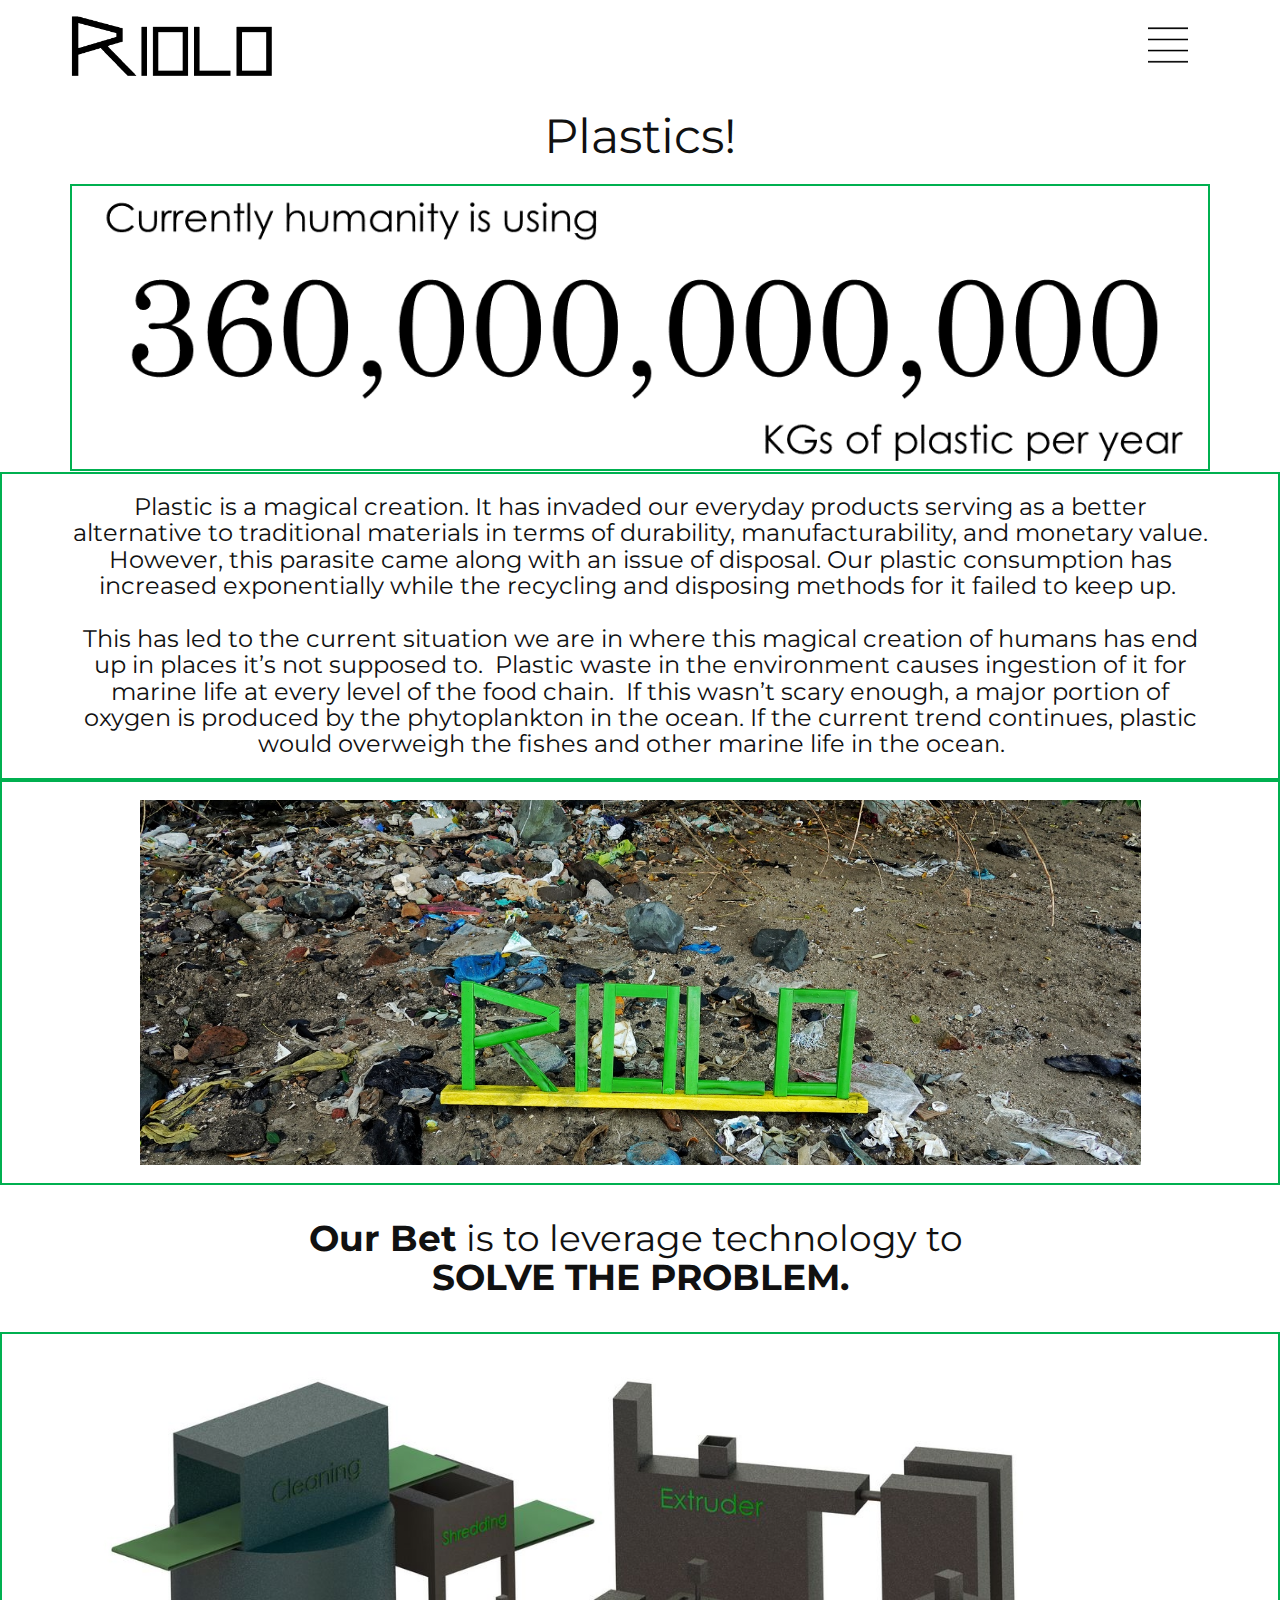
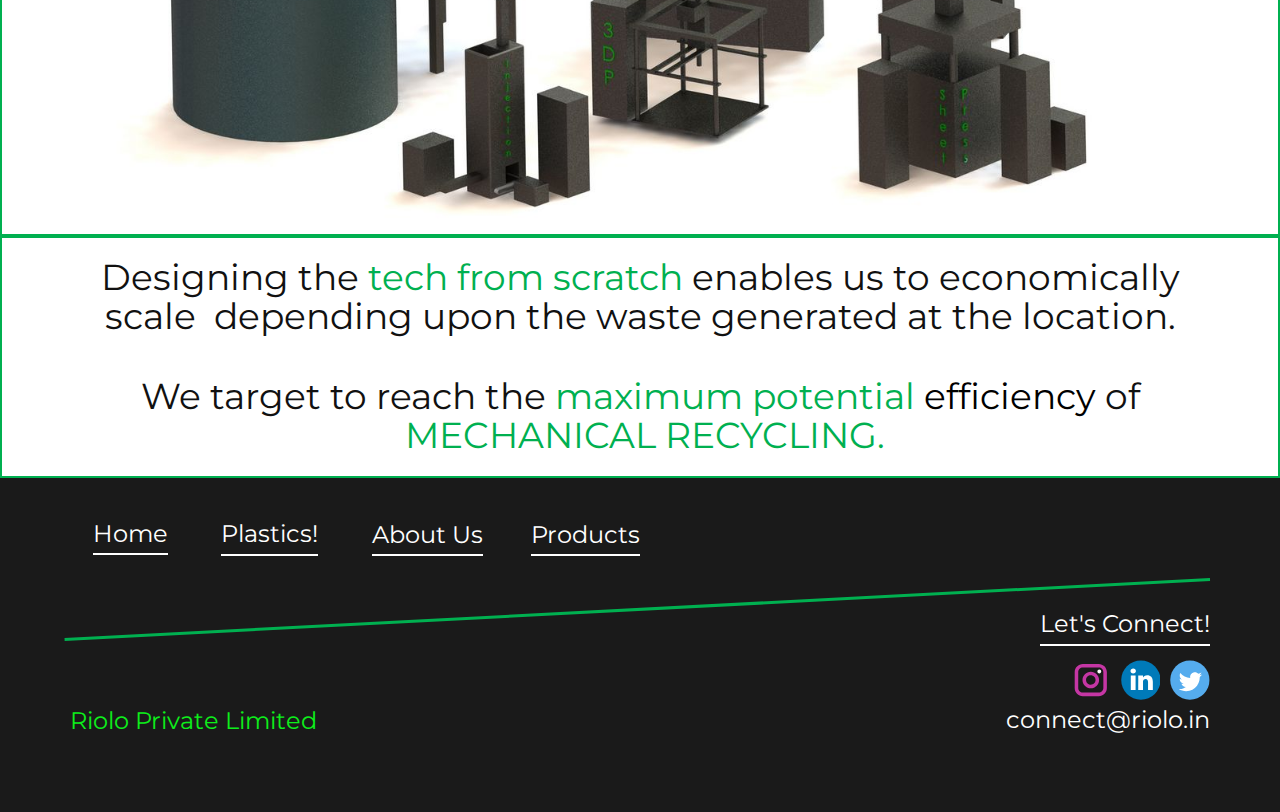
<file: Recycling.html>
<!DOCTYPE html>
<html style="font-size: 16px;">
  <head>
    <meta name="viewport" content="width=device-width, initial-scale=1.0">
    <meta charset="utf-8">
    <meta name="keywords" content="Riolo, Recycled Plastic Products, Recycling, Sustainable Products, Recycling">
    <meta name="description" content="Recycled plastic products">
    <meta name="page_type" content="np-template-header-footer-from-plugin">
    <title>Recycling</title>
    <link rel="stylesheet" href="nicepage.css" media="screen">
<link rel="stylesheet" href="Recycling.css" media="screen">
    <script class="u-script" type="text/javascript" src="jquery.js" defer=""></script>
    <script class="u-script" type="text/javascript" src="nicepage.js" defer=""></script>
    <meta name="generator" content="Nicepage 4.5.4, nicepage.com">
    <link id="u-theme-google-font" rel="stylesheet" href="https://fonts.googleapis.com/css?family=Roboto:100,100i,300,300i,400,400i,500,500i,700,700i,900,900i|Open+Sans:300,300i,400,400i,500,500i,600,600i,700,700i,800,800i">
    <link id="u-page-google-font" rel="stylesheet" href="https://fonts.googleapis.com/css?family=Montserrat:100,100i,200,200i,300,300i,400,400i,500,500i,600,600i,700,700i,800,800i,900,900i">
    
    
    
    
    
    
    
    
    <script type="application/ld+json">{
		"@context": "http://schema.org",
		"@type": "Organization",
		"name": "Riolo1",
		"sameAs": [
				"https://www.instagram.com/riolo.in/",
				"https://www.linkedin.com/company/riolo-private-limited/",
				"https://twitter.com/riolo_in"
		]
}</script>
    <meta name="theme-color" content="#478ac9">
    <meta name="twitter:site" content="@">
    <meta name="twitter:card" content="summary_large_image">
    <meta name="twitter:title" content="Recycling">
    <meta name="twitter:description" content="Riolo1">
    <meta property="og:title" content="Recycling">
    <meta property="og:description" content="Recycled plastic products">
    <meta property="og:type" content="website">
  </head>
  <body class="u-body u-xl-mode"><header class="u-clearfix u-header" id="sec-fad6"><div class="u-clearfix u-sheet u-valign-middle-lg u-valign-middle-xl u-sheet-1">
        <img class="u-image u-image-default u-preserve-proportions u-image-1" src="images/Riolo.2.002.png" alt="" data-image-width="800" data-image-height="250" data-href="Home.html" data-page-id="89422434">
        <nav class="u-menu u-menu-one-level u-offcanvas u-menu-1" data-responsive-from="XL" data-submenu-level="with-reload">
          <div class="menu-collapse u-custom-font u-font-montserrat" style="font-size: 1.5rem; letter-spacing: 0px; font-weight: 700;">
            <a class="u-button-style u-custom-left-right-menu-spacing u-custom-padding-bottom u-custom-text-active-color u-custom-text-color u-custom-text-hover-color u-custom-top-bottom-menu-spacing u-file-icon u-nav-link u-text-active-palette-1-base u-text-black u-text-hover-palette-2-base u-file-icon-1" href="#">
              <img src="images/3.png" alt="">
            </a>
          </div>
          <div class="u-custom-menu u-nav-container">
            <ul class="u-custom-font u-font-montserrat u-nav u-unstyled u-nav-1"><li class="u-nav-item"><a class="u-button-style u-nav-link u-text-active-custom-color-7 u-text-black u-text-hover-palette-3-base" href="Home.html" style="padding: 14px 15px;">Home</a>
</li><li class="u-nav-item"><a class="u-button-style u-nav-link u-text-active-custom-color-7 u-text-black u-text-hover-palette-3-base" href="Products.html" style="padding: 14px 15px;">Products</a>
</li><li class="u-nav-item"><a class="u-button-style u-nav-link u-text-active-custom-color-7 u-text-black u-text-hover-palette-3-base" href="Recycling.html" style="padding: 14px 15px;">Recycling</a>
</li><li class="u-nav-item"><a class="u-button-style u-nav-link u-text-active-custom-color-7 u-text-black u-text-hover-palette-3-base" href="About-Us.html" style="padding: 14px 15px;">About Us</a>
</li><li class="u-nav-item"><a class="u-button-style u-nav-link u-text-active-custom-color-7 u-text-black u-text-hover-palette-3-base" href="Connect.html" style="padding: 14px 15px;">Connect</a>
</li></ul>
          </div>
          <div class="u-custom-menu u-nav-container-collapse">
            <div class="u-container-style u-inner-container-layout u-sidenav u-white">
              <div class="u-inner-container-layout u-sidenav-overflow">
                <div class="u-menu-close u-menu-close-1"></div>
                <ul class="u-align-center u-custom-font u-expanded-width-lg u-expanded-width-md u-expanded-width-sm u-expanded-width-xl u-font-montserrat u-nav u-popupmenu-items u-spacing-15 u-unstyled u-nav-2"><li class="u-nav-item"><a class="u-button-style u-nav-link" href="Home.html" style="padding: 14px 15px;">Home</a>
</li><li class="u-nav-item"><a class="u-button-style u-nav-link" href="Products.html" style="padding: 14px 15px;">Products</a>
</li><li class="u-nav-item"><a class="u-button-style u-nav-link" href="Recycling.html" style="padding: 14px 15px;">Recycling</a>
</li><li class="u-nav-item"><a class="u-button-style u-nav-link" href="About-Us.html" style="padding: 14px 15px;">About Us</a>
</li><li class="u-nav-item"><a class="u-button-style u-nav-link" href="Connect.html" style="padding: 14px 15px;">Connect</a>
</li></ul>
              </div>
            </div>
            <div class="u-menu-overlay u-opacity u-opacity-70 u-white"></div>
          </div>
        </nav>
      </div><style class="u-sticky-style" data-style-id="74d5">.u-sticky-fixed.u-sticky-74d5, .u-body.u-sticky-fixed .u-sticky-74d5 {
box-shadow: 5px 5px 20px 0 rgba(0,0,0,0.4) !important
}</style></header>
    <section class="u-clearfix u-section-1" id="sec-4582">
      <div class="u-clearfix u-sheet u-valign-middle u-sheet-1">
        <h1 class="u-custom-font u-font-montserrat u-text u-text-default u-text-1">Plastics!<br>
        </h1>
      </div>
    </section>
    <section class="u-clearfix u-section-2" id="sec-ab45">
      <div class="u-clearfix u-sheet u-valign-middle u-sheet-1">
        <img class="u-border-2 u-border-custom-color-8 u-expanded-width u-image u-image-default u-preserve-proportions u-image-1" src="images/plastics.png" alt="" data-image-width="1255" data-image-height="331">
      </div>
    </section>
    <section class="u-border-2 u-border-custom-color-8 u-clearfix u-section-3" id="sec-1a70">
      <div class="u-clearfix u-sheet u-valign-middle u-sheet-1">
        <h1 class="u-align-center u-custom-font u-font-montserrat u-text u-text-default u-text-1"> Plastic is a magical creation. It has invaded our everyday products serving as a better alternative to traditional materials in terms of durability, manufacturability, and monetary value. However, this parasite came along with an issue of disposal. Our plastic consumption has increased exponentially while the recycling and disposing methods for it failed to keep up.&nbsp;<br>
          <br>This has led to the current situation we are in where this magical creation of humans has end up in places it’s not supposed to.&nbsp; Plastic waste in the environment causes ingestion of it for marine life at every level of the food chain.&nbsp; If this wasn’t scary enough, a major portion of oxygen is produced by the phytoplankton in the ocean. If the current trend continues, plastic would overweigh the fishes and other marine life in the ocean.&nbsp; &nbsp; 
        </h1>
      </div>
    </section>
    <section class="u-border-2 u-border-custom-color-8 u-clearfix u-section-4" id="sec-8c9c">
      <div class="u-clearfix u-sheet u-valign-middle u-sheet-1">
        <img class="u-image u-image-default u-image-1" src="images/DSC08334-01.jpeg" alt="" data-image-width="5472" data-image-height="3648">
      </div>
    </section>
    <section class="u-clearfix u-section-5" id="sec-8b6f">
      <div class="u-clearfix u-sheet u-sheet-1">
        <h2 class="u-align-center u-text u-text-1">
          <span style="font-weight: 700;">Our Bet</span> is to leverage technology to&nbsp;<br>
          <span style="font-weight: 700;">SOLVE THE PROBLEM.</span>
          <br>
        </h2>
      </div>
    </section>
    <section class="u-border-2 u-border-custom-color-8 u-clearfix u-image u-section-6" id="sec-208b" data-image-width="1600" data-image-height="694">
      <div class="u-clearfix u-sheet u-sheet-1"></div>
    </section>
    <section class="u-border-2 u-border-custom-color-8 u-clearfix u-section-7" id="sec-6268">
      <div class="u-clearfix u-sheet u-valign-middle u-sheet-1">
        <h2 class="u-align-center u-text u-text-default u-text-1">Designing the <span style="font-weight: 400;" class="u-text-custom-color-8">tech from scratch</span> enables us to 
economically scale&nbsp; 
depending
upon the waste generated at the location.<br>
          <br>We target to reach the <span style="font-weight: 400;" class="u-text-custom-color-8">maximum potential <span class="u-text-black">efficiency</span>
          </span> of<br>&nbsp;<span style="font-weight: 400;" class="u-text-custom-color-8">MECHANICAL RECYCLING.</span>
        </h2>
      </div>
    </section>
    
    
    <footer class="u-align-center u-clearfix u-footer u-grey-90 u-footer" id="sec-c434"><div class="u-align-left u-clearfix u-sheet u-sheet-1">
        <div class="u-border-3 u-border-custom-color-8 u-line u-line-horizontal u-line-1"></div>
        <a class="u-active-none u-border-2 u-border-active-palette-2-dark-1 u-border-hover-custom-color-8 u-border-white u-btn u-button-link u-button-style u-custom-font u-font-montserrat u-hover-none u-none u-text-body-alt-color u-text-hover-custom-color-8 u-btn-1" href="Home.html" data-page-id="89422434">Home</a>
        <a class="u-active-none u-border-2 u-border-active-palette-2-dark-1 u-border-hover-custom-color-8 u-border-white u-btn u-button-link u-button-style u-custom-font u-font-montserrat u-hover-none u-none u-text-body-alt-color u-text-hover-custom-color-8 u-btn-2" href="Recycling.html" data-page-id="94018648">Plastics!</a>
        <a class="u-active-none u-border-2 u-border-active-palette-2-dark-1 u-border-hover-custom-color-8 u-border-white u-btn u-button-link u-button-style u-custom-font u-font-montserrat u-hover-none u-none u-text-body-alt-color u-text-hover-custom-color-8 u-btn-3" href="About-Us.html" data-page-id="2452012580">About Us</a>
        <a class="u-active-none u-border-2 u-border-active-palette-2-dark-1 u-border-hover-custom-color-8 u-border-white u-btn u-button-link u-button-style u-custom-font u-font-montserrat u-hover-none u-none u-text-body-alt-color u-text-hover-custom-color-8 u-btn-4" href="Products.html" data-page-id="1815918445">Products</a>
        <a class="u-active-none u-border-2 u-border-active-palette-2-dark-1 u-border-hover-custom-color-8 u-border-white u-btn u-button-link u-button-style u-custom-font u-font-montserrat u-hover-none u-none u-text-body-alt-color u-text-hover-custom-color-8 u-btn-5" href="Connect.html" data-page-id="164526426">Let's Connect!</a>
        <div class="u-social-icons u-spacing-10 u-social-icons-1">
          <a class="u-social-url" title="instagram" target="_blank" href="https://www.instagram.com/riolo.in/"><span class="u-icon u-social-icon u-social-instagram u-icon-1"><svg class="u-svg-link" preserveAspectRatio="xMidYMin slice" viewBox="0 0 112 112" style=""><use xmlns:xlink="http://www.w3.org/1999/xlink" xlink:href="#svg-5925"></use></svg><svg class="u-svg-content" viewBox="0 0 112 112" x="0" y="0" id="svg-5925"><path fill="currentColor" d="M55.9,32.9c-12.8,0-23.2,10.4-23.2,23.2s10.4,23.2,23.2,23.2s23.2-10.4,23.2-23.2S68.7,32.9,55.9,32.9z
	 M55.9,69.4c-7.4,0-13.3-6-13.3-13.3c-0.1-7.4,6-13.3,13.3-13.3s13.3,6,13.3,13.3C69.3,63.5,63.3,69.4,55.9,69.4z"></path><path fill="#FFFFFF" d="M79.7,26.8c-3,0-5.4,2.5-5.4,5.4s2.5,5.4,5.4,5.4c3,0,5.4-2.5,5.4-5.4S82.7,26.8,79.7,26.8z"></path><path fill="currentColor" d="M78.2,11H33.5C21,11,10.8,21.3,10.8,33.7v44.7c0,12.6,10.2,22.8,22.7,22.8h44.7c12.6,0,22.7-10.2,22.7-22.7
	V33.7C100.8,21.1,90.6,11,78.2,11z M91,78.4c0,7.1-5.8,12.8-12.8,12.8H33.5c-7.1,0-12.8-5.8-12.8-12.8V33.7
	c0-7.1,5.8-12.8,12.8-12.8h44.7c7.1,0,12.8,5.8,12.8,12.8V78.4z"></path></svg></span>
          </a>
          <a class="u-social-url" target="_blank" data-type="LinkedIn" title="LinkedIn" href="https://www.linkedin.com/company/riolo-private-limited/"><span class="u-icon u-social-icon u-social-linkedin u-icon-2"><svg class="u-svg-link" preserveAspectRatio="xMidYMin slice" viewBox="0 0 112 112" style=""><use xmlns:xlink="http://www.w3.org/1999/xlink" xlink:href="#svg-f3de"></use></svg><svg class="u-svg-content" viewBox="0 0 112 112" x="0" y="0" id="svg-f3de"><circle fill="currentColor" cx="56.1" cy="56.1" r="55"></circle><path fill="#FFFFFF" d="M41.3,83.7H27.9V43.4h13.4V83.7z M34.6,37.9L34.6,37.9c-4.6,0-7.5-3.1-7.5-7c0-4,3-7,7.6-7s7.4,3,7.5,7
            C42.2,34.8,39.2,37.9,34.6,37.9z M89.6,83.7H76.2V62.2c0-5.4-1.9-9.1-6.8-9.1c-3.7,0-5.9,2.5-6.9,4.9c-0.4,0.9-0.4,2.1-0.4,3.3v22.5
            H48.7c0,0,0.2-36.5,0-40.3h13.4v5.7c1.8-2.7,5-6.7,12.1-6.7c8.8,0,15.4,5.8,15.4,18.1V83.7z"></path></svg></span>
          </a>
          <a class="u-social-url" target="_blank" data-type="Twitter" title="Twitter" href="https://twitter.com/riolo_in"><span class="u-icon u-social-icon u-social-twitter u-icon-3"><svg class="u-svg-link" preserveAspectRatio="xMidYMin slice" viewBox="0 0 112 112" style=""><use xmlns:xlink="http://www.w3.org/1999/xlink" xlink:href="#svg-0abb"></use></svg><svg class="u-svg-content" viewBox="0 0 112 112" x="0" y="0" id="svg-0abb"><circle fill="currentColor" class="st0" cx="56.1" cy="56.1" r="55"></circle><path fill="#FFFFFF" d="M83.8,47.3c0,0.6,0,1.2,0,1.7c0,17.7-13.5,38.2-38.2,38.2C38,87.2,31,85,25,81.2c1,0.1,2.1,0.2,3.2,0.2
            c6.3,0,12.1-2.1,16.7-5.7c-5.9-0.1-10.8-4-12.5-9.3c0.8,0.2,1.7,0.2,2.5,0.2c1.2,0,2.4-0.2,3.5-0.5c-6.1-1.2-10.8-6.7-10.8-13.1
            c0-0.1,0-0.1,0-0.2c1.8,1,3.9,1.6,6.1,1.7c-3.6-2.4-6-6.5-6-11.2c0-2.5,0.7-4.8,1.8-6.7c6.6,8.1,16.5,13.5,27.6,14
            c-0.2-1-0.3-2-0.3-3.1c0-7.4,6-13.4,13.4-13.4c3.9,0,7.3,1.6,9.8,4.2c3.1-0.6,5.9-1.7,8.5-3.3c-1,3.1-3.1,5.8-5.9,7.4
            c2.7-0.3,5.3-1,7.7-2.1C88.7,43,86.4,45.4,83.8,47.3z"></path></svg></span>
          </a>
        </div>
        <h3 class="u-custom-font u-font-montserrat u-text u-text-default u-text-1">
          <a class="u-border-none u-btn u-button-link u-button-style u-custom-font u-font-montserrat u-none u-text-body-alt-color u-text-hover-custom-color-8 u-btn-6" href="mailto:connect@riolo.in">connect@riolo.in</a>
        </h3>
        <h3 class="u-custom-font u-font-montserrat u-text u-text-custom-color-7 u-text-default u-text-2">Riolo Private Limited</h3>
      </div></footer>

  </body>
</html>
</file>
